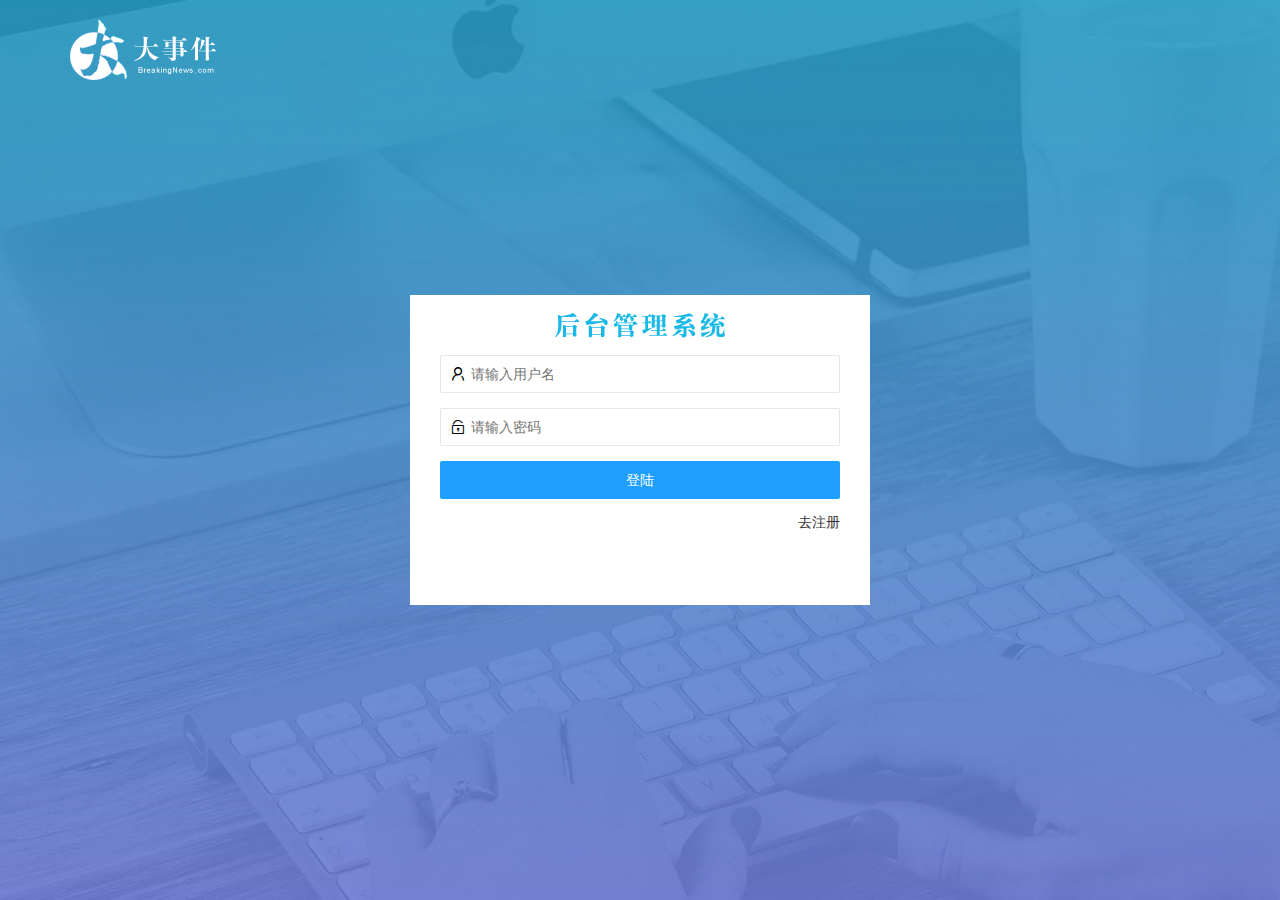
<file: login.htm>
<!DOCTYPE html>
<html lang="en">

<head>
    <meta charset="UTF-8">
    <meta name="viewport" content="width=device-width, initial-scale=1.0">
    <title>大事件-登录/注册</title>
    <link rel="stylesheet" href="assets/lib/layui/css/layui.css">
    <link rel="stylesheet" href="assets/css/login.css">

</head>

<body>
    <div class="layui-main">
        <!-- // logo -->
        <img src="/assets/images/logo.png" title="logo" />
    </div>
    <div class="loginAndRegBox">
        <div class="title-box">
        </div>
        <!-- // 第一个表单 -->
        <form action="" class="layui-form form-login" id="form_login">
            <div class=" login-box">
                <div class="layui-form-item">
                    <i class="layui-icon layui-icon-username"></i>
                    <input type="text" name="username" id='username' required lay-verify="required" placeholder="请输入用户名" autocomplete="off" class="layui-input" />
                </div>
            </div>
            <div class="reg-box">
                <div class="layui-form-item">
                    <i class="layui-icon layui-icon-password"></i>
                    <input type="password" name="password" id='password' required lay-verify="required|pwd" placeholder="请输入密码" autocomplete="off" class="layui-input">
                </div>
            </div>
            <div class="login">
                <div class="layui-form-item">
                    <!-- 通栏，占一行  layui-btn-fluid  -->
                    <!-- 默认样式颜色  layui-btn-normal -->
                    <button class="layui-btn layui-btn-fluid layui-btn-normal" lay-submit lay-filter="formDemo" autocomplete="off">登陆</button>
                </div>

            </div>
            <div class="layui-form-item links">
                <a href="javascript:;" id="link-reg">去注册</a>
            </div>
        </form>
        <!-- // 第二个表单 -->
        <form action="" class="layui-form form-reg" id="form_reg">
            <div class="login-box">
                <div class="layui-form-item">
                    <i class="layui-icon layui-icon-username"></i>
                    <input type="text" name="username" id='username' required lay-verify="required" placeholder="请输入用户名" autocomplete="off" class="layui-input" />
                </div>
            </div>
            <div class="regs-box">
                <div class="layui-form-item">
                    <i class="layui-icon layui-icon-password"></i>
                    <input type="password" name="password" id='password' required lay-verify="required|pwd" placeholder="请输入密码" autocomplete="off" class="layui-input">
                </div>
            </div>
            <!-- 确认密码 -->
            <div class="rereg-box">
                <div class="layui-form-item">
                    <i class="layui-icon layui-icon-password"></i>
                    <input type="password" name="repassword" id='repassword' required lay-verify="required|pwd|repwd" placeholder="请确认密码" autocomplete="off" class="layui-input">
                </div>
            </div>
            <div class="login">
                <div class="layui-form-item">
                    <!-- 通栏，占一行  layui-btn-fluid  -->
                    <!-- 默认样式颜色  layui-btn-normal -->
                    <button class="layui-btn layui-btn-fluid layui-btn-normal" lay-submit lay-filter="formDemo" autocomplete="off">注册</button>
                </div>

            </div>
            <div class="layui-form-item links">
                <a href="javascript:;" id="link-login">去登陆</a>
            </div>
        </form>
        <script src="assets/lib/jquery.js"></script>
        <script src="assets/lib/layui/layui.all.js"></script>
        <script src="assets/js/baseAPI.js"></script>
        <script src="assets/js/login.js"></script>
</body>

</html>
</file>
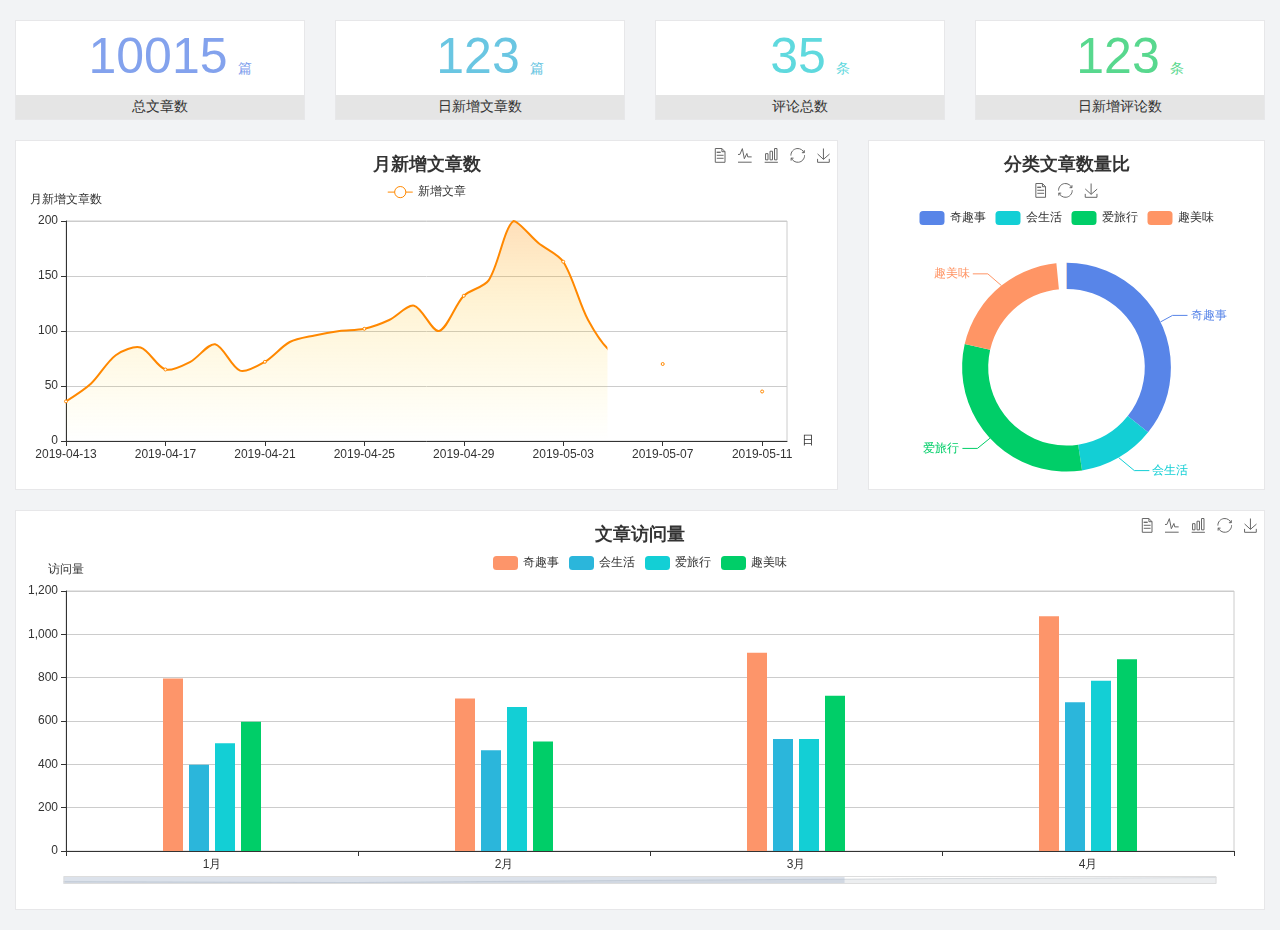
<file: home/dashboard.html>
<!DOCTYPE html>
<html lang="en">

<head>
  <meta charset="UTF-8">
  <meta name="viewport" content="width=device-width, initial-scale=1.0">
  <meta http-equiv="X-UA-Compatible" content="ie=edge">
  <title>图表统计</title>
  <link rel="stylesheet" href="../../assets/lib/bootstrap.css" />
  <link rel="stylesheet" href="../../assets/lib/main.css" />
  <script src="../../assets/lib/jquery.js"></script>
  <script type="text/javascript" src="../../assets/lib/echarts.min.js"></script>
</head>

<body>
  <div class="container-fluid">
    <div class="row spannel_list">
      <div class="col-sm-3 col-xs-6">
        <div class="spannel">
          <em>10015</em><span>篇</span>
          <b>总文章数</b>
        </div>
      </div>
      <div class="col-sm-3 col-xs-6">
        <div class="spannel scolor01">
          <em>123</em><span>篇</span>
          <b>日新增文章数</b>
        </div>
      </div>
      <div class="col-sm-3 col-xs-6">
        <div class="spannel scolor02">
          <em>35</em><span>条</span>
          <b>评论总数</b>
        </div>
      </div>
      <div class="col-sm-3 col-xs-6">
        <div class="spannel scolor03">
          <em>123</em><span>条</span>
          <b>日新增评论数</b>
        </div>
      </div>
    </div>
  </div>

  <div class="container-fluid">
    <div class="row curve-pie">
      <div class="col-lg-8 col-md-8">
        <div class="gragh_pannel" id="curve_show"></div>
      </div>
      <div class="col-lg-4 col-md-4">
        <div class="gragh_pannel" id="pie_show"></div>
      </div>
    </div>
  </div>

  <div class="container-fluid">
    <div class="column_pannel" id="column_show"></div>
  </div>

  <script>
    var oChart = echarts.init(document.getElementById('curve_show'));
    var aList_all = [
      { 'count': 36, 'date': '2019-04-13' },
      { 'count': 52, 'date': '2019-04-14' },
      { 'count': 78, 'date': '2019-04-15' },
      { 'count': 85, 'date': '2019-04-16' },
      { 'count': 65, 'date': '2019-04-17' },
      { 'count': 72, 'date': '2019-04-18' },
      { 'count': 88, 'date': '2019-04-19' },
      { 'count': 64, 'date': '2019-04-20' },
      { 'count': 72, 'date': '2019-04-21' },
      { 'count': 90, 'date': '2019-04-22' },
      { 'count': 96, 'date': '2019-04-23' },
      { 'count': 100, 'date': '2019-04-24' },
      { 'count': 102, 'date': '2019-04-25' },
      { 'count': 110, 'date': '2019-04-26' },
      { 'count': 123, 'date': '2019-04-27' },
      { 'count': 100, 'date': '2019-04-28' },
      { 'count': 132, 'date': '2019-04-29' },
      { 'count': 146, 'date': '2019-04-30' },
      { 'count': 200, 'date': '2019-05-01' },
      { 'count': 180, 'date': '2019-05-02' },
      { 'count': 163, 'date': '2019-05-03' },
      { 'count': 110, 'date': '2019-05-04' },
      { 'count': 80, 'date': '2019-05-05' },
      { 'count': 82, 'date': '2019-05-06' },
      { 'count': 70, 'date': '2019-05-07' },
      { 'count': 65, 'date': '2019-05-08' },
      { 'count': 54, 'date': '2019-05-09' },
      { 'count': 40, 'date': '2019-05-10' },
      { 'count': 45, 'date': '2019-05-11' },
      { 'count': 38, 'date': '2019-05-12' },
    ];

    let aCount = [];
    let aDate = [];

    for (var i = 0; i < aList_all.length; i++) {
      aCount.push(aList_all[i].count);
      aDate.push(aList_all[i].date);
    }

    var chartopt = {
      title: {
        text: '月新增文章数',
        left: 'center',
        top: '10'
      },
      tooltip: {
        trigger: 'axis'
      },
      legend: {
        data: ['新增文章'],
        top: '40'
      },
      toolbox: {
        show: true,
        feature: {
          mark: { show: true },
          dataView: { show: true, readOnly: false },
          magicType: { show: true, type: ['line', 'bar'] },
          restore: { show: true },
          saveAsImage: { show: true }
        }
      },
      calculable: true,
      xAxis: [
        {
          name: '日',
          type: 'category',
          boundaryGap: false,
          data: aDate
        }
      ],
      yAxis: [
        {
          name: '月新增文章数',
          type: 'value'
        }
      ],
      series: [
        {
          name: '新增文章',
          type: 'line',
          smooth: true,
          itemStyle: { normal: { areaStyle: { type: 'default' }, color: '#f80' }, lineStyle: { color: '#f80' } },
          data: aCount
        }],
      areaStyle: {
        normal: {
          color: new echarts.graphic.LinearGradient(0, 0, 0, 1, [{
            offset: 0,
            color: 'rgba(255,136,0,0.39)'
          }, {
            offset: .34,
            color: 'rgba(255,180,0,0.25)'
          }, {
            offset: 1,
            color: 'rgba(255,222,0,0.00)'
          }])

        }
      },
      grid: {
        show: true,
        x: 50,
        x2: 50,
        y: 80,
        height: 220
      }
    };

    oChart.setOption(chartopt);


    var oPie = echarts.init(document.getElementById('pie_show'));
    var oPieopt =
    {
      title: {
        top: 10,
        text: '分类文章数量比',
        x: 'center'
      },
      tooltip: {
        trigger: 'item',
        formatter: "{a} <br/>{b} : {c} ({d}%)"
      },
      color: ['#5885e8', '#13cfd5', '#00ce68', '#ff9565'],
      legend: {
        x: 'center',
        top: 65,
        data: ['奇趣事', '会生活', '爱旅行', '趣美味']
      },
      toolbox: {
        show: true,
        x: 'center',
        top: 35,
        feature: {
          mark: { show: true },
          dataView: { show: true, readOnly: false },
          magicType: {
            show: true,
            type: ['pie', 'funnel'],
            option: {
              funnel: {
                x: '25%',
                width: '50%',
                funnelAlign: 'left',
                max: 1548
              }
            }
          },
          restore: { show: true },
          saveAsImage: { show: true }
        }
      },
      calculable: true,
      series: [
        {
          name: '访问来源',
          type: 'pie',
          radius: ['45%', '60%'],
          center: ['50%', '65%'],
          data: [
            { value: 300, name: '奇趣事' },
            { value: 100, name: '会生活' },
            { value: 260, name: '爱旅行' },
            { value: 180, name: '趣美味' }
          ]
        }
      ]
    };
    oPie.setOption(oPieopt);



    var oColumn = this.echarts.init(document.getElementById('column_show'));
    var oColumnopt =
    {
      title: {
        text: '文章访问量',
        left: 'center',
        top: '10'
      },
      tooltip: {
        trigger: 'axis'
      },
      legend: {
        data: ['奇趣事', '会生活', '爱旅行', '趣美味'],
        top: '40'
      },
      toolbox: {
        show: true,
        feature: {
          mark: { show: true },
          dataView: { show: true, readOnly: false },
          magicType: { show: true, type: ['line', 'bar'] },
          restore: { show: true },
          saveAsImage: { show: true }
        }
      },
      calculable: true,
      xAxis: [
        {
          type: 'category',
          data: ['1月', '2月', '3月', '4月', '5月']
        }
      ],
      yAxis: [
        {
          name: '访问量',
          type: 'value'
        }
      ],
      series: [
        {
          name: '奇趣事',
          type: 'bar',
          barWidth: 20,
          itemStyle: {
            normal: { areaStyle: { type: 'default' }, color: '#fd956a' }
          },
          data: [800, 708, 920, 1090, 1200]
        },
        {
          name: '会生活',
          type: 'bar',
          barWidth: 20,
          itemStyle: {
            normal: { areaStyle: { type: 'default' }, color: '#2bb6db' }
          },
          data: [400, 468, 520, 690, 800]
        },
        {
          name: '爱旅行',
          type: 'bar',
          barWidth: 20,
          itemStyle: {
            normal: { areaStyle: { type: 'default' }, color: '#13cfd5' }
          },
          data: [500, 668, 520, 790, 900]
        },
        {
          name: '趣美味',
          type: 'bar',
          barWidth: 20,
          itemStyle: {
            normal: { areaStyle: { type: 'default' }, color: '#00ce68' }
          },
          data: [600, 508, 720, 890, 1000]
        }
      ],
      grid: {
        show: true,
        x: 50,
        x2: 30,
        y: 80,
        height: 260
      },
      dataZoom: [//给x轴设置滚动条
        {
          start: 0,//默认为0
          end: 100 - 1000 / 31,//默认为100
          type: 'slider',
          show: true,
          xAxisIndex: [0],
          handleSize: 0,//滑动条的 左右2个滑动条的大小
          height: 8,//组件高度
          left: 45, //左边的距离
          right: 50,//右边的距离
          bottom: 26,//右边的距离
          handleColor: '#ddd',//h滑动图标的颜色
          handleStyle: {
            borderColor: "#cacaca",
            borderWidth: "1",
            shadowBlur: 2,
            background: "#ddd",
            shadowColor: "#ddd",
          }
        }]
    };
    oColumn.setOption(oColumnopt);
  </script>
</body>

</html>
</file>
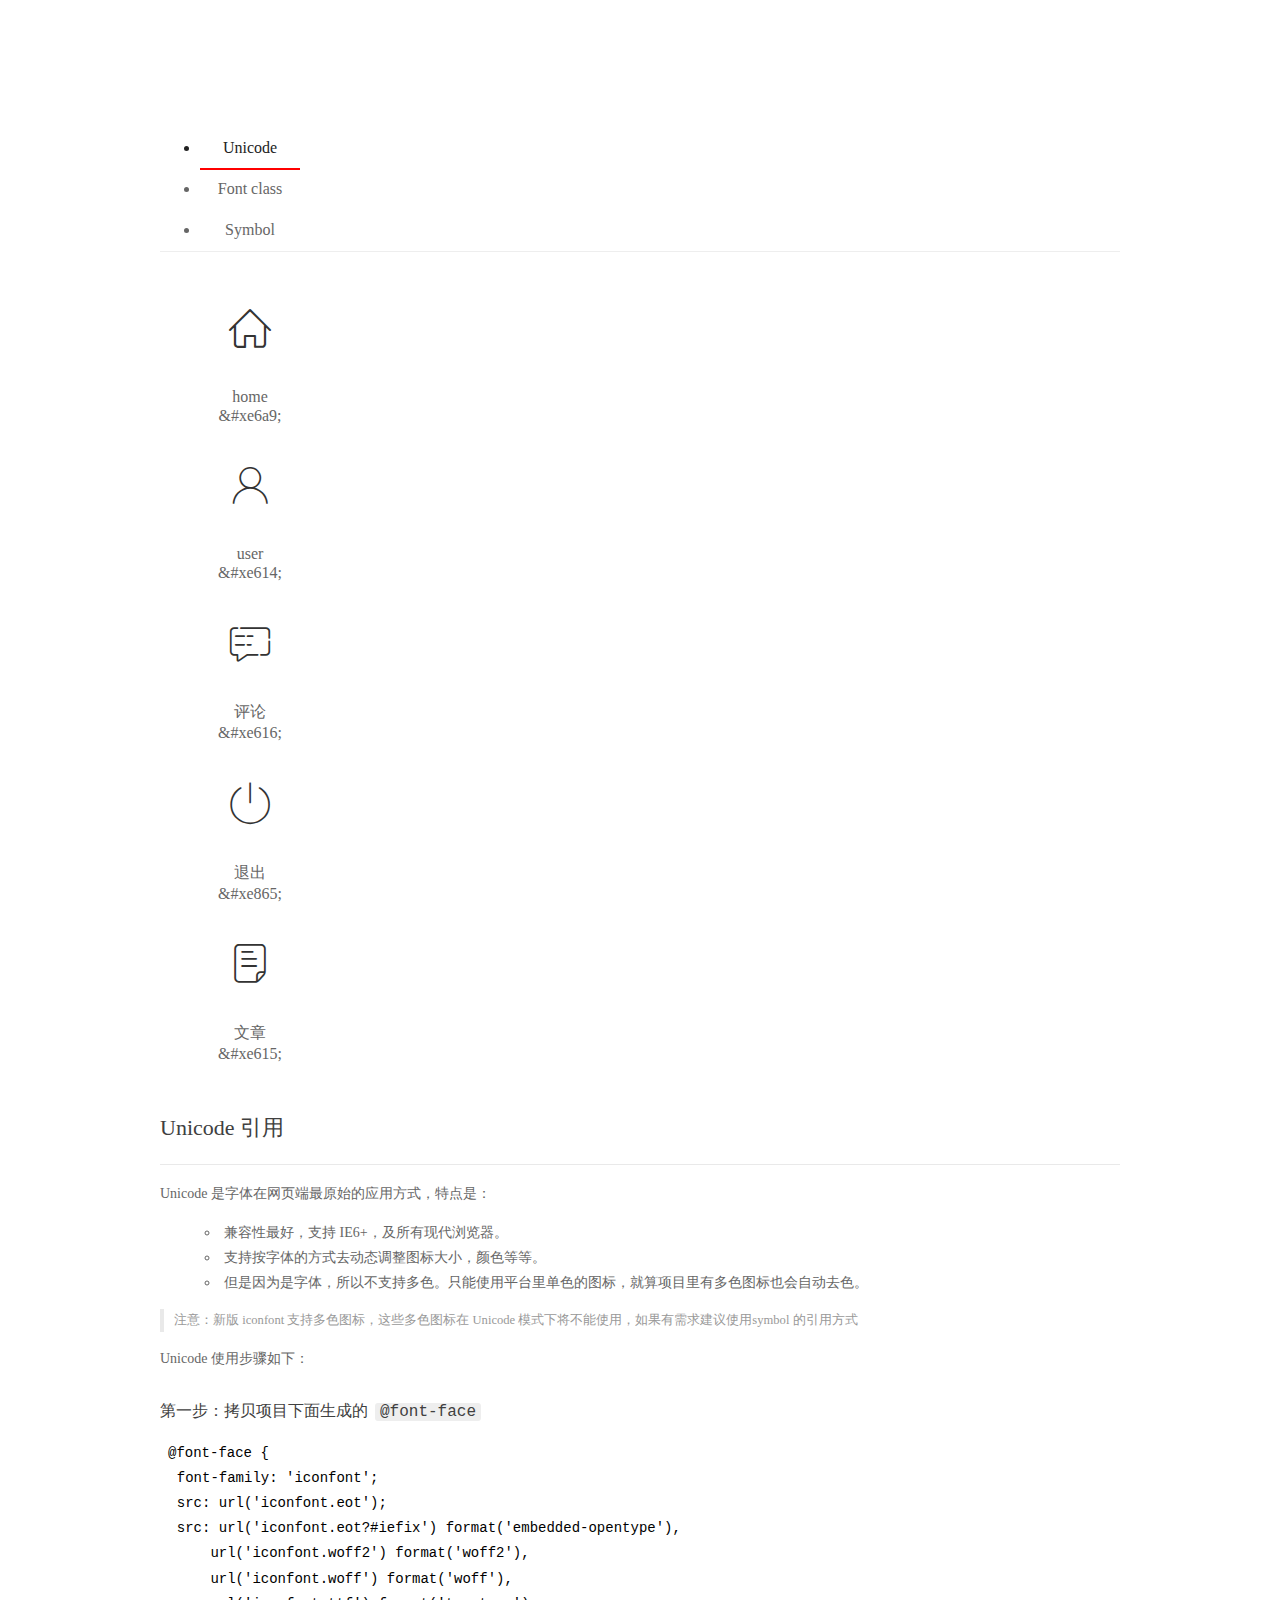
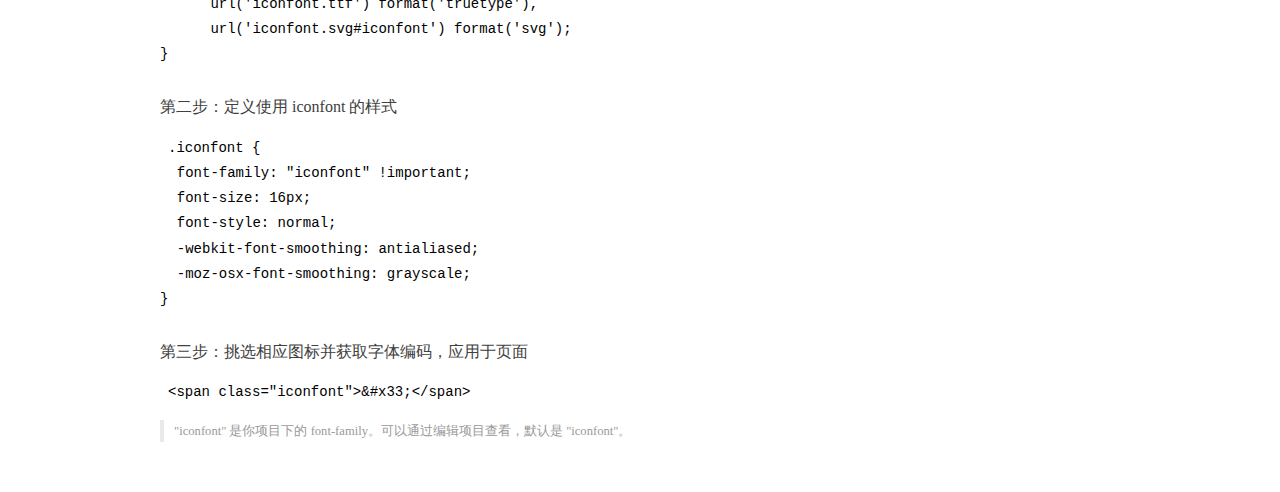
<file: assets/fonts/demo_index.html>
<!DOCTYPE html>
<html>
<head>
  <meta charset="utf-8"/>
  <title>IconFont Demo</title>
  <link rel="shortcut icon" href="https://gtms04.alicdn.com/tps/i4/TB1_oz6GVXXXXaFXpXXJDFnIXXX-64-64.ico" type="image/x-icon"/>
  <link rel="stylesheet" href="https://g.alicdn.com/thx/cube/1.3.2/cube.min.css">
  <link rel="stylesheet" href="demo.css">
  <link rel="stylesheet" href="iconfont.css">
  <script src="iconfont.js"></script>
  <!-- jQuery -->
  <script src="https://a1.alicdn.com/oss/uploads/2018/12/26/7bfddb60-08e8-11e9-9b04-53e73bb6408b.js"></script>
  <!-- 代码高亮 -->
  <script src="https://a1.alicdn.com/oss/uploads/2018/12/26/a3f714d0-08e6-11e9-8a15-ebf944d7534c.js"></script>
</head>
<body>
  <div class="main">
    <h1 class="logo"><a href="https://www.iconfont.cn/" title="iconfont 首页" target="_blank">&#xe86b;</a></h1>
    <div class="nav-tabs">
      <ul id="tabs" class="dib-box">
        <li class="dib active"><span>Unicode</span></li>
        <li class="dib"><span>Font class</span></li>
        <li class="dib"><span>Symbol</span></li>
      </ul>
      
    </div>
    <div class="tab-container">
      <div class="content unicode" style="display: block;">
          <ul class="icon_lists dib-box">
          
            <li class="dib">
              <span class="icon iconfont">&#xe6a9;</span>
                <div class="name">home</div>
                <div class="code-name">&amp;#xe6a9;</div>
              </li>
          
            <li class="dib">
              <span class="icon iconfont">&#xe614;</span>
                <div class="name">user</div>
                <div class="code-name">&amp;#xe614;</div>
              </li>
          
            <li class="dib">
              <span class="icon iconfont">&#xe616;</span>
                <div class="name">评论</div>
                <div class="code-name">&amp;#xe616;</div>
              </li>
          
            <li class="dib">
              <span class="icon iconfont">&#xe865;</span>
                <div class="name">退出</div>
                <div class="code-name">&amp;#xe865;</div>
              </li>
          
            <li class="dib">
              <span class="icon iconfont">&#xe615;</span>
                <div class="name">文章</div>
                <div class="code-name">&amp;#xe615;</div>
              </li>
          
          </ul>
          <div class="article markdown">
          <h2 id="unicode-">Unicode 引用</h2>
          <hr>

          <p>Unicode 是字体在网页端最原始的应用方式，特点是：</p>
          <ul>
            <li>兼容性最好，支持 IE6+，及所有现代浏览器。</li>
            <li>支持按字体的方式去动态调整图标大小，颜色等等。</li>
            <li>但是因为是字体，所以不支持多色。只能使用平台里单色的图标，就算项目里有多色图标也会自动去色。</li>
          </ul>
          <blockquote>
            <p>注意：新版 iconfont 支持多色图标，这些多色图标在 Unicode 模式下将不能使用，如果有需求建议使用symbol 的引用方式</p>
          </blockquote>
          <p>Unicode 使用步骤如下：</p>
          <h3 id="-font-face">第一步：拷贝项目下面生成的 <code>@font-face</code></h3>
<pre><code class="language-css"
>@font-face {
  font-family: 'iconfont';
  src: url('iconfont.eot');
  src: url('iconfont.eot?#iefix') format('embedded-opentype'),
      url('iconfont.woff2') format('woff2'),
      url('iconfont.woff') format('woff'),
      url('iconfont.ttf') format('truetype'),
      url('iconfont.svg#iconfont') format('svg');
}
</code></pre>
          <h3 id="-iconfont-">第二步：定义使用 iconfont 的样式</h3>
<pre><code class="language-css"
>.iconfont {
  font-family: "iconfont" !important;
  font-size: 16px;
  font-style: normal;
  -webkit-font-smoothing: antialiased;
  -moz-osx-font-smoothing: grayscale;
}
</code></pre>
          <h3 id="-">第三步：挑选相应图标并获取字体编码，应用于页面</h3>
<pre>
<code class="language-html"
>&lt;span class="iconfont"&gt;&amp;#x33;&lt;/span&gt;
</code></pre>
          <blockquote>
            <p>"iconfont" 是你项目下的 font-family。可以通过编辑项目查看，默认是 "iconfont"。</p>
          </blockquote>
          </div>
      </div>
      <div class="content font-class">
        <ul class="icon_lists dib-box">
          
          <li class="dib">
            <span class="icon iconfont icon-home"></span>
            <div class="name">
              home
            </div>
            <div class="code-name">.icon-home
            </div>
          </li>
          
          <li class="dib">
            <span class="icon iconfont icon-user"></span>
            <div class="name">
              user
            </div>
            <div class="code-name">.icon-user
            </div>
          </li>
          
          <li class="dib">
            <span class="icon iconfont icon-pinglun"></span>
            <div class="name">
              评论
            </div>
            <div class="code-name">.icon-pinglun
            </div>
          </li>
          
          <li class="dib">
            <span class="icon iconfont icon-tuichu"></span>
            <div class="name">
              退出
            </div>
            <div class="code-name">.icon-tuichu
            </div>
          </li>
          
          <li class="dib">
            <span class="icon iconfont icon-16"></span>
            <div class="name">
              文章
            </div>
            <div class="code-name">.icon-16
            </div>
          </li>
          
        </ul>
        <div class="article markdown">
        <h2 id="font-class-">font-class 引用</h2>
        <hr>

        <p>font-class 是 Unicode 使用方式的一种变种，主要是解决 Unicode 书写不直观，语意不明确的问题。</p>
        <p>与 Unicode 使用方式相比，具有如下特点：</p>
        <ul>
          <li>兼容性良好，支持 IE8+，及所有现代浏览器。</li>
          <li>相比于 Unicode 语意明确，书写更直观。可以很容易分辨这个 icon 是什么。</li>
          <li>因为使用 class 来定义图标，所以当要替换图标时，只需要修改 class 里面的 Unicode 引用。</li>
          <li>不过因为本质上还是使用的字体，所以多色图标还是不支持的。</li>
        </ul>
        <p>使用步骤如下：</p>
        <h3 id="-fontclass-">第一步：引入项目下面生成的 fontclass 代码：</h3>
<pre><code class="language-html">&lt;link rel="stylesheet" href="./iconfont.css"&gt;
</code></pre>
        <h3 id="-">第二步：挑选相应图标并获取类名，应用于页面：</h3>
<pre><code class="language-html">&lt;span class="iconfont icon-xxx"&gt;&lt;/span&gt;
</code></pre>
        <blockquote>
          <p>"
            iconfont" 是你项目下的 font-family。可以通过编辑项目查看，默认是 "iconfont"。</p>
        </blockquote>
      </div>
      </div>
      <div class="content symbol">
          <ul class="icon_lists dib-box">
          
            <li class="dib">
                <svg class="icon svg-icon" aria-hidden="true">
                  <use xlink:href="#icon-home"></use>
                </svg>
                <div class="name">home</div>
                <div class="code-name">#icon-home</div>
            </li>
          
            <li class="dib">
                <svg class="icon svg-icon" aria-hidden="true">
                  <use xlink:href="#icon-user"></use>
                </svg>
                <div class="name">user</div>
                <div class="code-name">#icon-user</div>
            </li>
          
            <li class="dib">
                <svg class="icon svg-icon" aria-hidden="true">
                  <use xlink:href="#icon-pinglun"></use>
                </svg>
                <div class="name">评论</div>
                <div class="code-name">#icon-pinglun</div>
            </li>
          
            <li class="dib">
                <svg class="icon svg-icon" aria-hidden="true">
                  <use xlink:href="#icon-tuichu"></use>
                </svg>
                <div class="name">退出</div>
                <div class="code-name">#icon-tuichu</div>
            </li>
          
            <li class="dib">
                <svg class="icon svg-icon" aria-hidden="true">
                  <use xlink:href="#icon-16"></use>
                </svg>
                <div class="name">文章</div>
                <div class="code-name">#icon-16</div>
            </li>
          
          </ul>
          <div class="article markdown">
          <h2 id="symbol-">Symbol 引用</h2>
          <hr>

          <p>这是一种全新的使用方式，应该说这才是未来的主流，也是平台目前推荐的用法。相关介绍可以参考这篇<a href="">文章</a>
            这种用法其实是做了一个 SVG 的集合，与另外两种相比具有如下特点：</p>
          <ul>
            <li>支持多色图标了，不再受单色限制。</li>
            <li>通过一些技巧，支持像字体那样，通过 <code>font-size</code>, <code>color</code> 来调整样式。</li>
            <li>兼容性较差，支持 IE9+，及现代浏览器。</li>
            <li>浏览器渲染 SVG 的性能一般，还不如 png。</li>
          </ul>
          <p>使用步骤如下：</p>
          <h3 id="-symbol-">第一步：引入项目下面生成的 symbol 代码：</h3>
<pre><code class="language-html">&lt;script src="./iconfont.js"&gt;&lt;/script&gt;
</code></pre>
          <h3 id="-css-">第二步：加入通用 CSS 代码（引入一次就行）：</h3>
<pre><code class="language-html">&lt;style&gt;
.icon {
  width: 1em;
  height: 1em;
  vertical-align: -0.15em;
  fill: currentColor;
  overflow: hidden;
}
&lt;/style&gt;
</code></pre>
          <h3 id="-">第三步：挑选相应图标并获取类名，应用于页面：</h3>
<pre><code class="language-html">&lt;svg class="icon" aria-hidden="true"&gt;
  &lt;use xlink:href="#icon-xxx"&gt;&lt;/use&gt;
&lt;/svg&gt;
</code></pre>
          </div>
      </div>

    </div>
  </div>
  <script>
  $(document).ready(function () {
      $('.tab-container .content:first').show()

      $('#tabs li').click(function (e) {
        var tabContent = $('.tab-container .content')
        var index = $(this).index()

        if ($(this).hasClass('active')) {
          return
        } else {
          $('#tabs li').removeClass('active')
          $(this).addClass('active')

          tabContent.hide().eq(index).fadeIn()
        }
      })
    })
  </script>
</body>
</html>
</file>
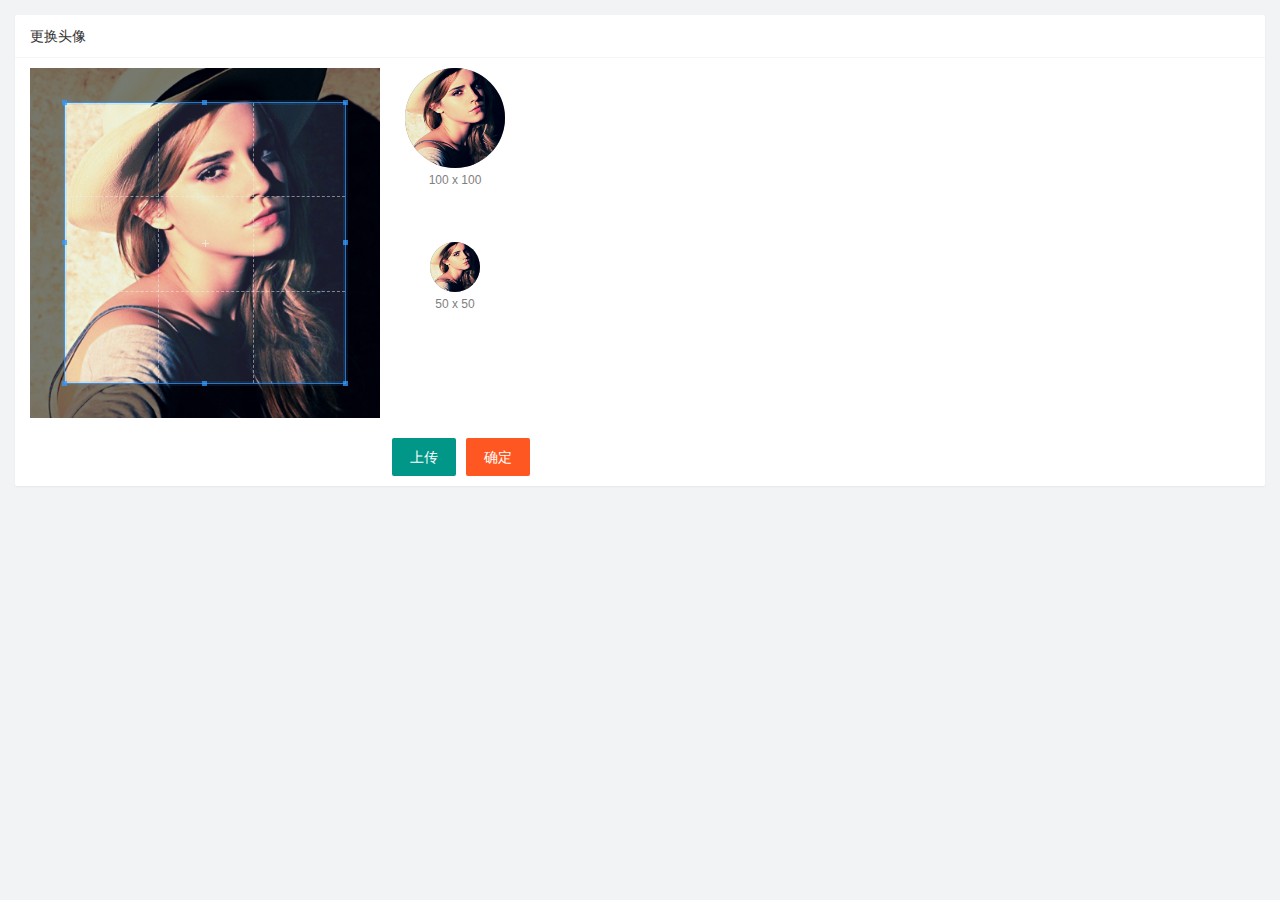
<file: assets/user/user_avatar.htm>
<!DOCTYPE html>
<html lang="en">

<head>
    <meta charset="UTF-8" />
    <meta name="viewport" content="width=device-width, initial-scale=1.0" />
    <title>Document</title>
    <link rel="stylesheet" href="/assets/lib/layui/css/layui.css" />
    <link rel="stylesheet" href="/assets/css/user_avatar.css" />
    <link rel="stylesheet" href="/assets/lib/cropper/cropper.css">
</head>

<body>
    <!-- 卡片区域 -->
    <div class="layui-card">
        <div class="layui-card-header">更换头像</div>
        <div class="layui-card-body">
            <!-- 第一行的图片裁剪和预览区域 -->
            <div class="row1">
                <!-- 图片裁剪区域 -->
                <div class="cropper-box">
                    <!-- 这个 img 标签很重要，将来会把它初始化为裁剪区域 -->
                    <img id="image" src="/assets/images/sample.jpg" />
                </div>
                <!-- 图片的预览区域 -->
                <div class="preview-box">
                    <div>
                        <!-- 宽高为 100px 的预览区域 -->
                        <div class="img-preview w100"></div>
                        <p class="size">100 x 100</p>
                    </div>
                    <div>
                        <!-- 宽高为 50px 的预览区域 -->
                        <div class="img-preview w50"></div>
                        <p class="size">50 x 50</p>
                    </div>
                </div>
            </div>

            <!-- 第二行的按钮区域 -->
            <div class="row2">
                <!-- 通过 accept 属性，可以指定，允许用户选择什么类型的文件 -->
                <input type="file" id="file" accept="image/png,image/jpeg" />
                <button type="button" class="layui-btn" id="btnChooseImage">上传</button>
                <button type="button" class="layui-btn layui-btn-danger" id="btnUpload">确定</button>
            </div>
        </div>
    </div>

    <script src="/assets/lib/layui/layui.all.js"></script>
    <script src="/assets/lib/jquery.js"></script>
    <script src="/assets/lib/cropper/Cropper.js"></script>
    <script src="/assets/lib/cropper/jquery-cropper.js"></script>
    <script src="/assets/js/baseAPI.js"></script>
    <script src="/assets/js/user_avatar.js"></script>
</body>

</html>
</file>
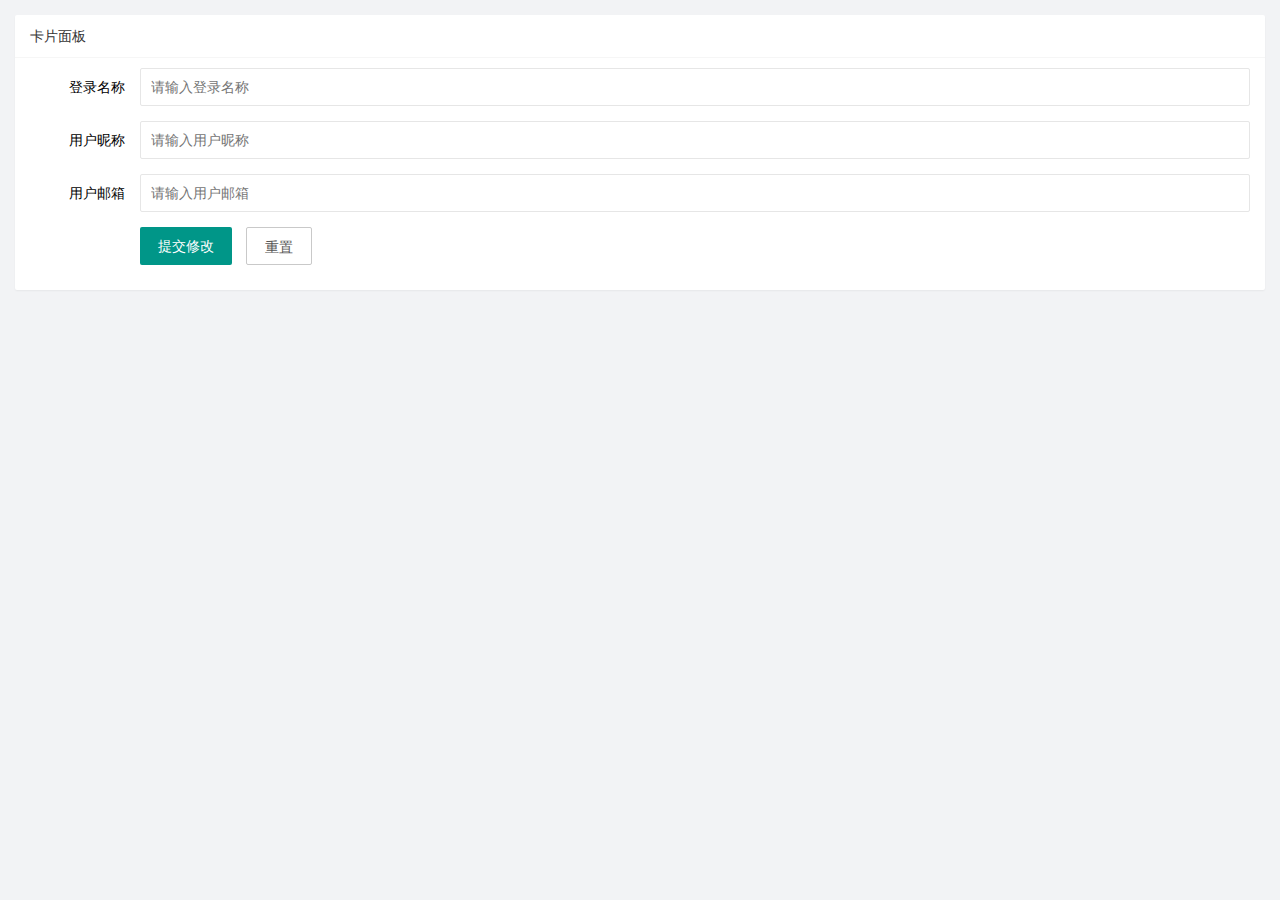
<file: assets/user/user_info.htm>
<!DOCTYPE html>
<html lang="en">

<head>
    <meta charset="UTF-8">
    <meta name="viewport" content="width=device-width, initial-scale=1.0">
    <title>个人中心</title>
    <link rel="stylesheet" href="/assets/lib/layui/css/layui.css">
    <link rel="stylesheet" href="../css/user_info.css">
</head>

<body>
    <div class="layui-card">
        <div class="layui-card-header">卡片面板</div>
        <div class="layui-card-body">
            <!-- form 表单区域 -->
            <form class="layui-form" lay-filter='formUserInfo'>
                <!-- 这是隐藏域 -->
                <input type="hidden" name="id" value="" />
                <div class="layui-form-item">
                    <label class="layui-form-label">登录名称</label>
                    <div class="layui-input-block">
                        <input type="text" name="username" required lay-verify="required" placeholder="请输入登录名称" autocomplete="off" class="layui-input" />
                    </div>
                </div>
                <div class="layui-form-item">
                    <label class="layui-form-label">用户昵称</label>
                    <div class="layui-input-block">
                        <input type="text" name="nickname" required lay-verify="required|nickname" placeholder="请输入用户昵称" autocomplete="off" class="layui-input" />
                    </div>
                </div>
                <div class="layui-form-item">
                    <label class="layui-form-label">用户邮箱</label>
                    <div class="layui-input-block">
                        <input type="text" name="email" required lay-verify="required|email" placeholder="请输入用户邮箱" autocomplete="off" class="layui-input" />
                    </div>
                </div>
                <div class="layui-form-item">
                    <div class="layui-input-block">
                        <button class="layui-btn" lay-submit lay-filter="formDemo">提交修改</button>
                        <button type="reset" class="layui-btn layui-btn-primary" id="btnReset">重置</button>
                    </div>
                </div>
            </form>
        </div>
    </div>
    <script src="/assets/lib/jquery.js"></script>
    <script src="/assets/lib/layui/layui.all.js"></script>

    <script src="/assets/js/baseAPI.js"></script>
    <script src="/assets/js/user_info.js"></script>

    <!-- <script src="/assets/js/index.js"></script> -->
</body>

</html>
</file>
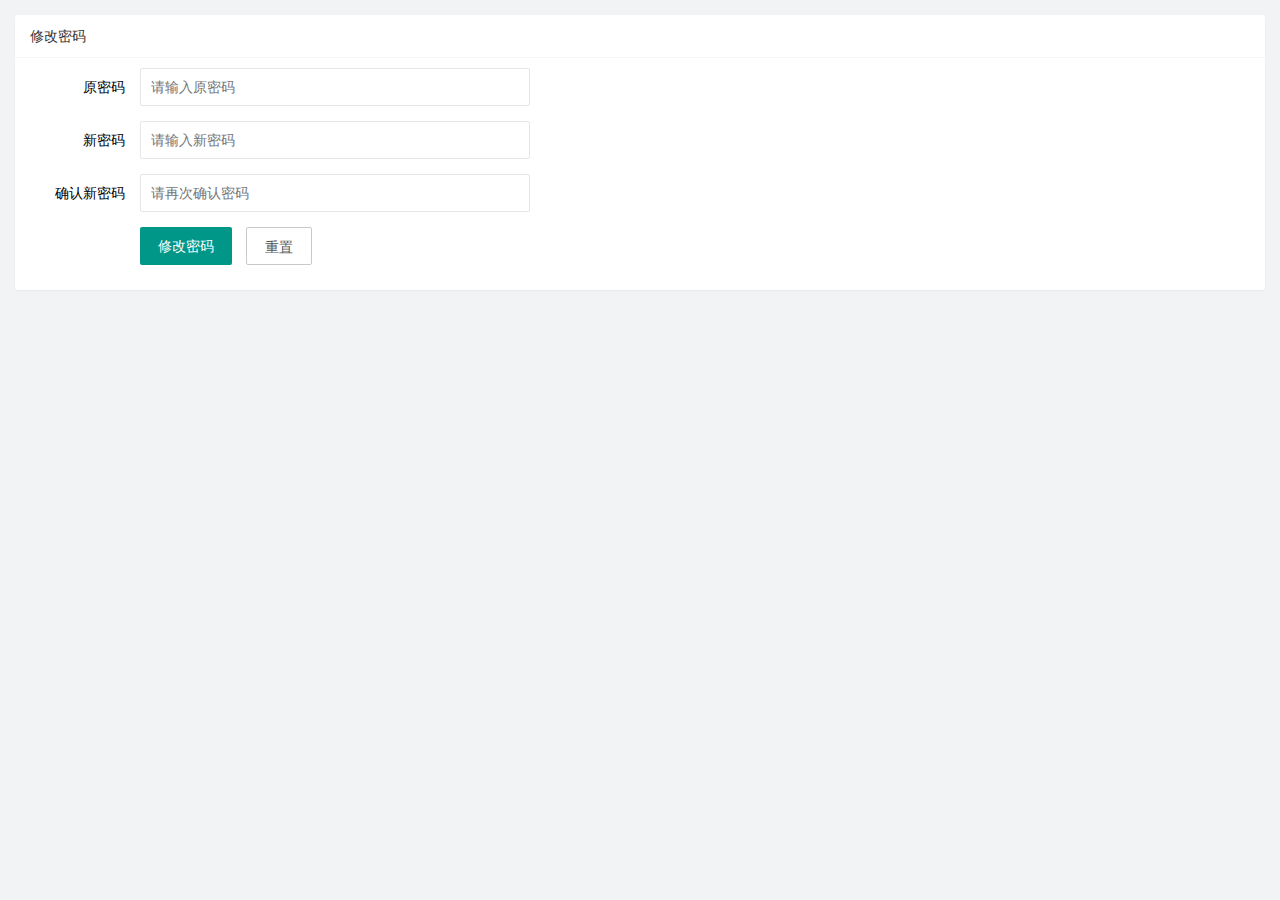
<file: assets/user/user_pwd.htm>
<!DOCTYPE html>
<html lang="en">

<head>
    <meta charset="UTF-8" />
    <meta name="viewport" content="width=device-width, initial-scale=1.0" />
    <title>Document</title>
    <link rel="stylesheet" href="/assets/lib/layui/css/layui.css" />
    <link rel="stylesheet" href="/assets/css/user_pwd.css" />
</head>

<body>
    <!-- 卡片区域 -->
    <div class="layui-card">
        <div class="layui-card-header">修改密码</div>
        <div class="layui-card-body">
            <form class="layui-form">
                <div class="layui-form-item">
                    <label class="layui-form-label">原密码</label>
                    <div class="layui-input-block">
                        <input type="password" name="oldPwd" required lay-verify="required|pwd" placeholder="请输入原密码" autocomplete="off" class="layui-input" />
                    </div>
                </div>
                <div class="layui-form-item">
                    <label class="layui-form-label">新密码</label>
                    <div class="layui-input-block">
                        <input type="password" name="newPwd" required lay-verify="required|pwd|samePwd" placeholder="请输入新密码" autocomplete="off" class="layui-input" />
                    </div>
                </div>
                <div class="layui-form-item">
                    <label class="layui-form-label">确认新密码</label>
                    <div class="layui-input-block">
                        <input type="password" name="rePwd" required lay-verify="required|pwd|rePwd" placeholder="请再次确认密码" autocomplete="off" class="layui-input" />
                    </div>
                </div>
                <div class="layui-form-item">
                    <div class="layui-input-block">
                        <button class="layui-btn" lay-submit lay-filter="formDemo">修改密码</button>
                        <button type="reset" class="layui-btn layui-btn-primary">重置</button>
                    </div>
                </div>
            </form>
        </div>
    </div>
    <script src="/assets/lib/jquery.js"></script>
    <script src="/assets/lib/layui/layui.all.js"></script>
    <script src="/assets/js/baseAPI.js"></script>
    <script src="/assets/js/user_pwd.js"></script>
</body>

</html>
</file>
<file: assets/lib/layui/css/layui.css>
/** layui-v2.5.5 MIT License By https://www.layui.com */
 .layui-inline,img{display:inline-block;vertical-align:middle}h1,h2,h3,h4,h5,h6{font-weight:400}.layui-edge,.layui-header,.layui-inline,.layui-main{position:relative}.layui-body,.layui-edge,.layui-elip{overflow:hidden}.layui-btn,.layui-edge,.layui-inline,img{vertical-align:middle}.layui-btn,.layui-disabled,.layui-icon,.layui-unselect{-moz-user-select:none;-webkit-user-select:none;-ms-user-select:none}.layui-elip,.layui-form-checkbox span,.layui-form-pane .layui-form-label{text-overflow:ellipsis;white-space:nowrap}.layui-breadcrumb,.layui-tree-btnGroup{visibility:hidden}blockquote,body,button,dd,div,dl,dt,form,h1,h2,h3,h4,h5,h6,input,li,ol,p,pre,td,textarea,th,ul{margin:0;padding:0;-webkit-tap-highlight-color:rgba(0,0,0,0)}a:active,a:hover{outline:0}img{border:none}li{list-style:none}table{border-collapse:collapse;border-spacing:0}h4,h5,h6{font-size:100%}button,input,optgroup,option,select,textarea{font-family:inherit;font-size:inherit;font-style:inherit;font-weight:inherit;outline:0}pre{white-space:pre-wrap;white-space:-moz-pre-wrap;white-space:-pre-wrap;white-space:-o-pre-wrap;word-wrap:break-word}body{line-height:24px;font:14px Helvetica Neue,Helvetica,PingFang SC,Tahoma,Arial,sans-serif}hr{height:1px;margin:10px 0;border:0;clear:both}a{color:#333;text-decoration:none}a:hover{color:#777}a cite{font-style:normal;*cursor:pointer}.layui-border-box,.layui-border-box *{box-sizing:border-box}.layui-box,.layui-box *{box-sizing:content-box}.layui-clear{clear:both;*zoom:1}.layui-clear:after{content:'\20';clear:both;*zoom:1;display:block;height:0}.layui-inline{*display:inline;*zoom:1}.layui-edge{display:inline-block;width:0;height:0;border-width:6px;border-style:dashed;border-color:transparent}.layui-edge-top{top:-4px;border-bottom-color:#999;border-bottom-style:solid}.layui-edge-right{border-left-color:#999;border-left-style:solid}.layui-edge-bottom{top:2px;border-top-color:#999;border-top-style:solid}.layui-edge-left{border-right-color:#999;border-right-style:solid}.layui-disabled,.layui-disabled:hover{color:#d2d2d2!important;cursor:not-allowed!important}.layui-circle{border-radius:100%}.layui-show{display:block!important}.layui-hide{display:none!important}@font-face{font-family:layui-icon;src:url(../font/iconfont.eot?v=250);src:url(../font/iconfont.eot?v=250#iefix) format('embedded-opentype'),url(../font/iconfont.woff2?v=250) format('woff2'),url(../font/iconfont.woff?v=250) format('woff'),url(../font/iconfont.ttf?v=250) format('truetype'),url(../font/iconfont.svg?v=250#layui-icon) format('svg')}.layui-icon{font-family:layui-icon!important;font-size:16px;font-style:normal;-webkit-font-smoothing:antialiased;-moz-osx-font-smoothing:grayscale}.layui-icon-reply-fill:before{content:"\e611"}.layui-icon-set-fill:before{content:"\e614"}.layui-icon-menu-fill:before{content:"\e60f"}.layui-icon-search:before{content:"\e615"}.layui-icon-share:before{content:"\e641"}.layui-icon-set-sm:before{content:"\e620"}.layui-icon-engine:before{content:"\e628"}.layui-icon-close:before{content:"\1006"}.layui-icon-close-fill:before{content:"\1007"}.layui-icon-chart-screen:before{content:"\e629"}.layui-icon-star:before{content:"\e600"}.layui-icon-circle-dot:before{content:"\e617"}.layui-icon-chat:before{content:"\e606"}.layui-icon-release:before{content:"\e609"}.layui-icon-list:before{content:"\e60a"}.layui-icon-chart:before{content:"\e62c"}.layui-icon-ok-circle:before{content:"\1005"}.layui-icon-layim-theme:before{content:"\e61b"}.layui-icon-table:before{content:"\e62d"}.layui-icon-right:before{content:"\e602"}.layui-icon-left:before{content:"\e603"}.layui-icon-cart-simple:before{content:"\e698"}.layui-icon-face-cry:before{content:"\e69c"}.layui-icon-face-smile:before{content:"\e6af"}.layui-icon-survey:before{content:"\e6b2"}.layui-icon-tree:before{content:"\e62e"}.layui-icon-upload-circle:before{content:"\e62f"}.layui-icon-add-circle:before{content:"\e61f"}.layui-icon-download-circle:before{content:"\e601"}.layui-icon-templeate-1:before{content:"\e630"}.layui-icon-util:before{content:"\e631"}.layui-icon-face-surprised:before{content:"\e664"}.layui-icon-edit:before{content:"\e642"}.layui-icon-speaker:before{content:"\e645"}.layui-icon-down:before{content:"\e61a"}.layui-icon-file:before{content:"\e621"}.layui-icon-layouts:before{content:"\e632"}.layui-icon-rate-half:before{content:"\e6c9"}.layui-icon-add-circle-fine:before{content:"\e608"}.layui-icon-prev-circle:before{content:"\e633"}.layui-icon-read:before{content:"\e705"}.layui-icon-404:before{content:"\e61c"}.layui-icon-carousel:before{content:"\e634"}.layui-icon-help:before{content:"\e607"}.layui-icon-code-circle:before{content:"\e635"}.layui-icon-water:before{content:"\e636"}.layui-icon-username:before{content:"\e66f"}.layui-icon-find-fill:before{content:"\e670"}.layui-icon-about:before{content:"\e60b"}.layui-icon-location:before{content:"\e715"}.layui-icon-up:before{content:"\e619"}.layui-icon-pause:before{content:"\e651"}.layui-icon-date:before{content:"\e637"}.layui-icon-layim-uploadfile:before{content:"\e61d"}.layui-icon-delete:before{content:"\e640"}.layui-icon-play:before{content:"\e652"}.layui-icon-top:before{content:"\e604"}.layui-icon-friends:before{content:"\e612"}.layui-icon-refresh-3:before{content:"\e9aa"}.layui-icon-ok:before{content:"\e605"}.layui-icon-layer:before{content:"\e638"}.layui-icon-face-smile-fine:before{content:"\e60c"}.layui-icon-dollar:before{content:"\e659"}.layui-icon-group:before{content:"\e613"}.layui-icon-layim-download:before{content:"\e61e"}.layui-icon-picture-fine:before{content:"\e60d"}.layui-icon-link:before{content:"\e64c"}.layui-icon-diamond:before{content:"\e735"}.layui-icon-log:before{content:"\e60e"}.layui-icon-rate-solid:before{content:"\e67a"}.layui-icon-fonts-del:before{content:"\e64f"}.layui-icon-unlink:before{content:"\e64d"}.layui-icon-fonts-clear:before{content:"\e639"}.layui-icon-triangle-r:before{content:"\e623"}.layui-icon-circle:before{content:"\e63f"}.layui-icon-radio:before{content:"\e643"}.layui-icon-align-center:before{content:"\e647"}.layui-icon-align-right:before{content:"\e648"}.layui-icon-align-left:before{content:"\e649"}.layui-icon-loading-1:before{content:"\e63e"}.layui-icon-return:before{content:"\e65c"}.layui-icon-fonts-strong:before{content:"\e62b"}.layui-icon-upload:before{content:"\e67c"}.layui-icon-dialogue:before{content:"\e63a"}.layui-icon-video:before{content:"\e6ed"}.layui-icon-headset:before{content:"\e6fc"}.layui-icon-cellphone-fine:before{content:"\e63b"}.layui-icon-add-1:before{content:"\e654"}.layui-icon-face-smile-b:before{content:"\e650"}.layui-icon-fonts-html:before{content:"\e64b"}.layui-icon-form:before{content:"\e63c"}.layui-icon-cart:before{content:"\e657"}.layui-icon-camera-fill:before{content:"\e65d"}.layui-icon-tabs:before{content:"\e62a"}.layui-icon-fonts-code:before{content:"\e64e"}.layui-icon-fire:before{content:"\e756"}.layui-icon-set:before{content:"\e716"}.layui-icon-fonts-u:before{content:"\e646"}.layui-icon-triangle-d:before{content:"\e625"}.layui-icon-tips:before{content:"\e702"}.layui-icon-picture:before{content:"\e64a"}.layui-icon-more-vertical:before{content:"\e671"}.layui-icon-flag:before{content:"\e66c"}.layui-icon-loading:before{content:"\e63d"}.layui-icon-fonts-i:before{content:"\e644"}.layui-icon-refresh-1:before{content:"\e666"}.layui-icon-rmb:before{content:"\e65e"}.layui-icon-home:before{content:"\e68e"}.layui-icon-user:before{content:"\e770"}.layui-icon-notice:before{content:"\e667"}.layui-icon-login-weibo:before{content:"\e675"}.layui-icon-voice:before{content:"\e688"}.layui-icon-upload-drag:before{content:"\e681"}.layui-icon-login-qq:before{content:"\e676"}.layui-icon-snowflake:before{content:"\e6b1"}.layui-icon-file-b:before{content:"\e655"}.layui-icon-template:before{content:"\e663"}.layui-icon-auz:before{content:"\e672"}.layui-icon-console:before{content:"\e665"}.layui-icon-app:before{content:"\e653"}.layui-icon-prev:before{content:"\e65a"}.layui-icon-website:before{content:"\e7ae"}.layui-icon-next:before{content:"\e65b"}.layui-icon-component:before{content:"\e857"}.layui-icon-more:before{content:"\e65f"}.layui-icon-login-wechat:before{content:"\e677"}.layui-icon-shrink-right:before{content:"\e668"}.layui-icon-spread-left:before{content:"\e66b"}.layui-icon-camera:before{content:"\e660"}.layui-icon-note:before{content:"\e66e"}.layui-icon-refresh:before{content:"\e669"}.layui-icon-female:before{content:"\e661"}.layui-icon-male:before{content:"\e662"}.layui-icon-password:before{content:"\e673"}.layui-icon-senior:before{content:"\e674"}.layui-icon-theme:before{content:"\e66a"}.layui-icon-tread:before{content:"\e6c5"}.layui-icon-praise:before{content:"\e6c6"}.layui-icon-star-fill:before{content:"\e658"}.layui-icon-rate:before{content:"\e67b"}.layui-icon-template-1:before{content:"\e656"}.layui-icon-vercode:before{content:"\e679"}.layui-icon-cellphone:before{content:"\e678"}.layui-icon-screen-full:before{content:"\e622"}.layui-icon-screen-restore:before{content:"\e758"}.layui-icon-cols:before{content:"\e610"}.layui-icon-export:before{content:"\e67d"}.layui-icon-print:before{content:"\e66d"}.layui-icon-slider:before{content:"\e714"}.layui-icon-addition:before{content:"\e624"}.layui-icon-subtraction:before{content:"\e67e"}.layui-icon-service:before{content:"\e626"}.layui-icon-transfer:before{content:"\e691"}.layui-main{width:1140px;margin:0 auto}.layui-header{z-index:1000;height:60px}.layui-header a:hover{transition:all .5s;-webkit-transition:all .5s}.layui-side{position:fixed;left:0;top:0;bottom:0;z-index:999;width:200px;overflow-x:hidden}.layui-side-scroll{position:relative;width:220px;height:100%;overflow-x:hidden}.layui-body{position:absolute;left:200px;right:0;top:0;bottom:0;z-index:998;width:auto;overflow-y:auto;box-sizing:border-box}.layui-layout-body{overflow:hidden}.layui-layout-admin .layui-header{background-color:#23262E}.layui-layout-admin .layui-side{top:60px;width:200px;overflow-x:hidden}.layui-layout-admin .layui-body{position:fixed;top:60px;bottom:44px}.layui-layout-admin .layui-main{width:auto;margin:0 15px}.layui-layout-admin .layui-footer{position:fixed;left:200px;right:0;bottom:0;height:44px;line-height:44px;padding:0 15px;background-color:#eee}.layui-layout-admin .layui-logo{position:absolute;left:0;top:0;width:200px;height:100%;line-height:60px;text-align:center;color:#009688;font-size:16px}.layui-layout-admin .layui-header .layui-nav{background:0 0}.layui-layout-left{position:absolute!important;left:200px;top:0}.layui-layout-right{position:absolute!important;right:0;top:0}.layui-container{position:relative;margin:0 auto;padding:0 15px;box-sizing:border-box}.layui-fluid{position:relative;margin:0 auto;padding:0 15px}.layui-row:after,.layui-row:before{content:'';display:block;clear:both}.layui-col-lg1,.layui-col-lg10,.layui-col-lg11,.layui-col-lg12,.layui-col-lg2,.layui-col-lg3,.layui-col-lg4,.layui-col-lg5,.layui-col-lg6,.layui-col-lg7,.layui-col-lg8,.layui-col-lg9,.layui-col-md1,.layui-col-md10,.layui-col-md11,.layui-col-md12,.layui-col-md2,.layui-col-md3,.layui-col-md4,.layui-col-md5,.layui-col-md6,.layui-col-md7,.layui-col-md8,.layui-col-md9,.layui-col-sm1,.layui-col-sm10,.layui-col-sm11,.layui-col-sm12,.layui-col-sm2,.layui-col-sm3,.layui-col-sm4,.layui-col-sm5,.layui-col-sm6,.layui-col-sm7,.layui-col-sm8,.layui-col-sm9,.layui-col-xs1,.layui-col-xs10,.layui-col-xs11,.layui-col-xs12,.layui-col-xs2,.layui-col-xs3,.layui-col-xs4,.layui-col-xs5,.layui-col-xs6,.layui-col-xs7,.layui-col-xs8,.layui-col-xs9{position:relative;display:block;box-sizing:border-box}.layui-col-xs1,.layui-col-xs10,.layui-col-xs11,.layui-col-xs12,.layui-col-xs2,.layui-col-xs3,.layui-col-xs4,.layui-col-xs5,.layui-col-xs6,.layui-col-xs7,.layui-col-xs8,.layui-col-xs9{float:left}.layui-col-xs1{width:8.33333333%}.layui-col-xs2{width:16.66666667%}.layui-col-xs3{width:25%}.layui-col-xs4{width:33.33333333%}.layui-col-xs5{width:41.66666667%}.layui-col-xs6{width:50%}.layui-col-xs7{width:58.33333333%}.layui-col-xs8{width:66.66666667%}.layui-col-xs9{width:75%}.layui-col-xs10{width:83.33333333%}.layui-col-xs11{width:91.66666667%}.layui-col-xs12{width:100%}.layui-col-xs-offset1{margin-left:8.33333333%}.layui-col-xs-offset2{margin-left:16.66666667%}.layui-col-xs-offset3{margin-left:25%}.layui-col-xs-offset4{margin-left:33.33333333%}.layui-col-xs-offset5{margin-left:41.66666667%}.layui-col-xs-offset6{margin-left:50%}.layui-col-xs-offset7{margin-left:58.33333333%}.layui-col-xs-offset8{margin-left:66.66666667%}.layui-col-xs-offset9{margin-left:75%}.layui-col-xs-offset10{margin-left:83.33333333%}.layui-col-xs-offset11{margin-left:91.66666667%}.layui-col-xs-offset12{margin-left:100%}@media screen and (max-width:768px){.layui-hide-xs{display:none!important}.layui-show-xs-block{display:block!important}.layui-show-xs-inline{display:inline!important}.layui-show-xs-inline-block{display:inline-block!important}}@media screen and (min-width:768px){.layui-container{width:750px}.layui-hide-sm{display:none!important}.layui-show-sm-block{display:block!important}.layui-show-sm-inline{display:inline!important}.layui-show-sm-inline-block{display:inline-block!important}.layui-col-sm1,.layui-col-sm10,.layui-col-sm11,.layui-col-sm12,.layui-col-sm2,.layui-col-sm3,.layui-col-sm4,.layui-col-sm5,.layui-col-sm6,.layui-col-sm7,.layui-col-sm8,.layui-col-sm9{float:left}.layui-col-sm1{width:8.33333333%}.layui-col-sm2{width:16.66666667%}.layui-col-sm3{width:25%}.layui-col-sm4{width:33.33333333%}.layui-col-sm5{width:41.66666667%}.layui-col-sm6{width:50%}.layui-col-sm7{width:58.33333333%}.layui-col-sm8{width:66.66666667%}.layui-col-sm9{width:75%}.layui-col-sm10{width:83.33333333%}.layui-col-sm11{width:91.66666667%}.layui-col-sm12{width:100%}.layui-col-sm-offset1{margin-left:8.33333333%}.layui-col-sm-offset2{margin-left:16.66666667%}.layui-col-sm-offset3{margin-left:25%}.layui-col-sm-offset4{margin-left:33.33333333%}.layui-col-sm-offset5{margin-left:41.66666667%}.layui-col-sm-offset6{margin-left:50%}.layui-col-sm-offset7{margin-left:58.33333333%}.layui-col-sm-offset8{margin-left:66.66666667%}.layui-col-sm-offset9{margin-left:75%}.layui-col-sm-offset10{margin-left:83.33333333%}.layui-col-sm-offset11{margin-left:91.66666667%}.layui-col-sm-offset12{margin-left:100%}}@media screen and (min-width:992px){.layui-container{width:970px}.layui-hide-md{display:none!important}.layui-show-md-block{display:block!important}.layui-show-md-inline{display:inline!important}.layui-show-md-inline-block{display:inline-block!important}.layui-col-md1,.layui-col-md10,.layui-col-md11,.layui-col-md12,.layui-col-md2,.layui-col-md3,.layui-col-md4,.layui-col-md5,.layui-col-md6,.layui-col-md7,.layui-col-md8,.layui-col-md9{float:left}.layui-col-md1{width:8.33333333%}.layui-col-md2{width:16.66666667%}.layui-col-md3{width:25%}.layui-col-md4{width:33.33333333%}.layui-col-md5{width:41.66666667%}.layui-col-md6{width:50%}.layui-col-md7{width:58.33333333%}.layui-col-md8{width:66.66666667%}.layui-col-md9{width:75%}.layui-col-md10{width:83.33333333%}.layui-col-md11{width:91.66666667%}.layui-col-md12{width:100%}.layui-col-md-offset1{margin-left:8.33333333%}.layui-col-md-offset2{margin-left:16.66666667%}.layui-col-md-offset3{margin-left:25%}.layui-col-md-offset4{margin-left:33.33333333%}.layui-col-md-offset5{margin-left:41.66666667%}.layui-col-md-offset6{margin-left:50%}.layui-col-md-offset7{margin-left:58.33333333%}.layui-col-md-offset8{margin-left:66.66666667%}.layui-col-md-offset9{margin-left:75%}.layui-col-md-offset10{margin-left:83.33333333%}.layui-col-md-offset11{margin-left:91.66666667%}.layui-col-md-offset12{margin-left:100%}}@media screen and (min-width:1200px){.layui-container{width:1170px}.layui-hide-lg{display:none!important}.layui-show-lg-block{display:block!important}.layui-show-lg-inline{display:inline!important}.layui-show-lg-inline-block{display:inline-block!important}.layui-col-lg1,.layui-col-lg10,.layui-col-lg11,.layui-col-lg12,.layui-col-lg2,.layui-col-lg3,.layui-col-lg4,.layui-col-lg5,.layui-col-lg6,.layui-col-lg7,.layui-col-lg8,.layui-col-lg9{float:left}.layui-col-lg1{width:8.33333333%}.layui-col-lg2{width:16.66666667%}.layui-col-lg3{width:25%}.layui-col-lg4{width:33.33333333%}.layui-col-lg5{width:41.66666667%}.layui-col-lg6{width:50%}.layui-col-lg7{width:58.33333333%}.layui-col-lg8{width:66.66666667%}.layui-col-lg9{width:75%}.layui-col-lg10{width:83.33333333%}.layui-col-lg11{width:91.66666667%}.layui-col-lg12{width:100%}.layui-col-lg-offset1{margin-left:8.33333333%}.layui-col-lg-offset2{margin-left:16.66666667%}.layui-col-lg-offset3{margin-left:25%}.layui-col-lg-offset4{margin-left:33.33333333%}.layui-col-lg-offset5{margin-left:41.66666667%}.layui-col-lg-offset6{margin-left:50%}.layui-col-lg-offset7{margin-left:58.33333333%}.layui-col-lg-offset8{margin-left:66.66666667%}.layui-col-lg-offset9{margin-left:75%}.layui-col-lg-offset10{margin-left:83.33333333%}.layui-col-lg-offset11{margin-left:91.66666667%}.layui-col-lg-offset12{margin-left:100%}}.layui-col-space1{margin:-.5px}.layui-col-space1>*{padding:.5px}.layui-col-space3{margin:-1.5px}.layui-col-space3>*{padding:1.5px}.layui-col-space5{margin:-2.5px}.layui-col-space5>*{padding:2.5px}.layui-col-space8{margin:-3.5px}.layui-col-space8>*{padding:3.5px}.layui-col-space10{margin:-5px}.layui-col-space10>*{padding:5px}.layui-col-space12{margin:-6px}.layui-col-space12>*{padding:6px}.layui-col-space15{margin:-7.5px}.layui-col-space15>*{padding:7.5px}.layui-col-space18{margin:-9px}.layui-col-space18>*{padding:9px}.layui-col-space20{margin:-10px}.layui-col-space20>*{padding:10px}.layui-col-space22{margin:-11px}.layui-col-space22>*{padding:11px}.layui-col-space25{margin:-12.5px}.layui-col-space25>*{padding:12.5px}.layui-col-space30{margin:-15px}.layui-col-space30>*{padding:15px}.layui-btn,.layui-input,.layui-select,.layui-textarea,.layui-upload-button{outline:0;-webkit-appearance:none;transition:all .3s;-webkit-transition:all .3s;box-sizing:border-box}.layui-elem-quote{margin-bottom:10px;padding:15px;line-height:22px;border-left:5px solid #009688;border-radius:0 2px 2px 0;background-color:#f2f2f2}.layui-quote-nm{border-style:solid;border-width:1px 1px 1px 5px;background:0 0}.layui-elem-field{margin-bottom:10px;padding:0;border-width:1px;border-style:solid}.layui-elem-field legend{margin-left:20px;padding:0 10px;font-size:20px;font-weight:300}.layui-field-title{margin:10px 0 20px;border-width:1px 0 0}.layui-field-box{padding:10px 15px}.layui-field-title .layui-field-box{padding:10px 0}.layui-progress{position:relative;height:6px;border-radius:20px;background-color:#e2e2e2}.layui-progress-bar{position:absolute;left:0;top:0;width:0;max-width:100%;height:6px;border-radius:20px;text-align:right;background-color:#5FB878;transition:all .3s;-webkit-transition:all .3s}.layui-progress-big,.layui-progress-big .layui-progress-bar{height:18px;line-height:18px}.layui-progress-text{position:relative;top:-20px;line-height:18px;font-size:12px;color:#666}.layui-progress-big .layui-progress-text{position:static;padding:0 10px;color:#fff}.layui-collapse{border-width:1px;border-style:solid;border-radius:2px}.layui-colla-content,.layui-colla-item{border-top-width:1px;border-top-style:solid}.layui-colla-item:first-child{border-top:none}.layui-colla-title{position:relative;height:42px;line-height:42px;padding:0 15px 0 35px;color:#333;background-color:#f2f2f2;cursor:pointer;font-size:14px;overflow:hidden}.layui-colla-content{display:none;padding:10px 15px;line-height:22px;color:#666}.layui-colla-icon{position:absolute;left:15px;top:0;font-size:14px}.layui-card{margin-bottom:15px;border-radius:2px;background-color:#fff;box-shadow:0 1px 2px 0 rgba(0,0,0,.05)}.layui-card:last-child{margin-bottom:0}.layui-card-header{position:relative;height:42px;line-height:42px;padding:0 15px;border-bottom:1px solid #f6f6f6;color:#333;border-radius:2px 2px 0 0;font-size:14px}.layui-bg-black,.layui-bg-blue,.layui-bg-cyan,.layui-bg-green,.layui-bg-orange,.layui-bg-red{color:#fff!important}.layui-card-body{position:relative;padding:10px 15px;line-height:24px}.layui-card-body[pad15]{padding:15px}.layui-card-body[pad20]{padding:20px}.layui-card-body .layui-table{margin:5px 0}.layui-card .layui-tab{margin:0}.layui-panel-window{position:relative;padding:15px;border-radius:0;border-top:5px solid #E6E6E6;background-color:#fff}.layui-auxiliar-moving{position:fixed;left:0;right:0;top:0;bottom:0;width:100%;height:100%;background:0 0;z-index:9999999999}.layui-form-label,.layui-form-mid,.layui-form-select,.layui-input-block,.layui-input-inline,.layui-textarea{position:relative}.layui-bg-red{background-color:#FF5722!important}.layui-bg-orange{background-color:#FFB800!important}.layui-bg-green{background-color:#009688!important}.layui-bg-cyan{background-color:#2F4056!important}.layui-bg-blue{background-color:#1E9FFF!important}.layui-bg-black{background-color:#393D49!important}.layui-bg-gray{background-color:#eee!important;color:#666!important}.layui-badge-rim,.layui-colla-content,.layui-colla-item,.layui-collapse,.layui-elem-field,.layui-form-pane .layui-form-item[pane],.layui-form-pane .layui-form-label,.layui-input,.layui-layedit,.layui-layedit-tool,.layui-quote-nm,.layui-select,.layui-tab-bar,.layui-tab-card,.layui-tab-title,.layui-tab-title .layui-this:after,.layui-textarea{border-color:#e6e6e6}.layui-timeline-item:before,hr{background-color:#e6e6e6}.layui-text{line-height:22px;font-size:14px;color:#666}.layui-text h1,.layui-text h2,.layui-text h3{font-weight:500;color:#333}.layui-text h1{font-size:30px}.layui-text h2{font-size:24px}.layui-text h3{font-size:18px}.layui-text a:not(.layui-btn){color:#01AAED}.layui-text a:not(.layui-btn):hover{text-decoration:underline}.layui-text ul{padding:5px 0 5px 15px}.layui-text ul li{margin-top:5px;list-style-type:disc}.layui-text em,.layui-word-aux{color:#999!important;padding:0 5px!important}.layui-btn{display:inline-block;height:38px;line-height:38px;padding:0 18px;background-color:#009688;color:#fff;white-space:nowrap;text-align:center;font-size:14px;border:none;border-radius:2px;cursor:pointer}.layui-btn:hover{opacity:.8;filter:alpha(opacity=80);color:#fff}.layui-btn:active{opacity:1;filter:alpha(opacity=100)}.layui-btn+.layui-btn{margin-left:10px}.layui-btn-container{font-size:0}.layui-btn-container .layui-btn{margin-right:10px;margin-bottom:10px}.layui-btn-container .layui-btn+.layui-btn{margin-left:0}.layui-table .layui-btn-container .layui-btn{margin-bottom:9px}.layui-btn-radius{border-radius:100px}.layui-btn .layui-icon{margin-right:3px;font-size:18px;vertical-align:bottom;vertical-align:middle\9}.layui-btn-primary{border:1px solid #C9C9C9;background-color:#fff;color:#555}.layui-btn-primary:hover{border-color:#009688;color:#333}.layui-btn-normal{background-color:#1E9FFF}.layui-btn-warm{background-color:#FFB800}.layui-btn-danger{background-color:#FF5722}.layui-btn-checked{background-color:#5FB878}.layui-btn-disabled,.layui-btn-disabled:active,.layui-btn-disabled:hover{border:1px solid #e6e6e6;background-color:#FBFBFB;color:#C9C9C9;cursor:not-allowed;opacity:1}.layui-btn-lg{height:44px;line-height:44px;padding:0 25px;font-size:16px}.layui-btn-sm{height:30px;line-height:30px;padding:0 10px;font-size:12px}.layui-btn-sm i{font-size:16px!important}.layui-btn-xs{height:22px;line-height:22px;padding:0 5px;font-size:12px}.layui-btn-xs i{font-size:14px!important}.layui-btn-group{display:inline-block;vertical-align:middle;font-size:0}.layui-btn-group .layui-btn{margin-left:0!important;margin-right:0!important;border-left:1px solid rgba(255,255,255,.5);border-radius:0}.layui-btn-group .layui-btn-primary{border-left:none}.layui-btn-group .layui-btn-primary:hover{border-color:#C9C9C9;color:#009688}.layui-btn-group .layui-btn:first-child{border-left:none;border-radius:2px 0 0 2px}.layui-btn-group .layui-btn-primary:first-child{border-left:1px solid #c9c9c9}.layui-btn-group .layui-btn:last-child{border-radius:0 2px 2px 0}.layui-btn-group .layui-btn+.layui-btn{margin-left:0}.layui-btn-group+.layui-btn-group{margin-left:10px}.layui-btn-fluid{width:100%}.layui-input,.layui-select,.layui-textarea{height:38px;line-height:1.3;line-height:38px\9;border-width:1px;border-style:solid;background-color:#fff;border-radius:2px}.layui-input::-webkit-input-placeholder,.layui-select::-webkit-input-placeholder,.layui-textarea::-webkit-input-placeholder{line-height:1.3}.layui-input,.layui-textarea{display:block;width:100%;padding-left:10px}.layui-input:hover,.layui-textarea:hover{border-color:#D2D2D2!important}.layui-input:focus,.layui-textarea:focus{border-color:#C9C9C9!important}.layui-textarea{min-height:100px;height:auto;line-height:20px;padding:6px 10px;resize:vertical}.layui-select{padding:0 10px}.layui-form input[type=checkbox],.layui-form input[type=radio],.layui-form select{display:none}.layui-form [lay-ignore]{display:initial}.layui-form-item{margin-bottom:15px;clear:both;*zoom:1}.layui-form-item:after{content:'\20';clear:both;*zoom:1;display:block;height:0}.layui-form-label{float:left;display:block;padding:9px 15px;width:80px;font-weight:400;line-height:20px;text-align:right}.layui-form-label-col{display:block;float:none;padding:9px 0;line-height:20px;text-align:left}.layui-form-item .layui-inline{margin-bottom:5px;margin-right:10px}.layui-input-block{margin-left:110px;min-height:36px}.layui-input-inline{display:inline-block;vertical-align:middle}.layui-form-item .layui-input-inline{float:left;width:190px;margin-right:10px}.layui-form-text .layui-input-inline{width:auto}.layui-form-mid{float:left;display:block;padding:9px 0!important;line-height:20px;margin-right:10px}.layui-form-danger+.layui-form-select .layui-input,.layui-form-danger:focus{border-color:#FF5722!important}.layui-form-select .layui-input{padding-right:30px;cursor:pointer}.layui-form-select .layui-edge{position:absolute;right:10px;top:50%;margin-top:-3px;cursor:pointer;border-width:6px;border-top-color:#c2c2c2;border-top-style:solid;transition:all .3s;-webkit-transition:all .3s}.layui-form-select dl{display:none;position:absolute;left:0;top:42px;padding:5px 0;z-index:899;min-width:100%;border:1px solid #d2d2d2;max-height:300px;overflow-y:auto;background-color:#fff;border-radius:2px;box-shadow:0 2px 4px rgba(0,0,0,.12);box-sizing:border-box}.layui-form-select dl dd,.layui-form-select dl dt{padding:0 10px;line-height:36px;white-space:nowrap;overflow:hidden;text-overflow:ellipsis}.layui-form-select dl dt{font-size:12px;color:#999}.layui-form-select dl dd{cursor:pointer}.layui-form-select dl dd:hover{background-color:#f2f2f2;-webkit-transition:.5s all;transition:.5s all}.layui-form-select .layui-select-group dd{padding-left:20px}.layui-form-select dl dd.layui-select-tips{padding-left:10px!important;color:#999}.layui-form-select dl dd.layui-this{background-color:#5FB878;color:#fff}.layui-form-checkbox,.layui-form-select dl dd.layui-disabled{background-color:#fff}.layui-form-selected dl{display:block}.layui-form-checkbox,.layui-form-checkbox *,.layui-form-switch{display:inline-block;vertical-align:middle}.layui-form-selected .layui-edge{margin-top:-9px;-webkit-transform:rotate(180deg);transform:rotate(180deg);margin-top:-3px\9}:root .layui-form-selected .layui-edge{margin-top:-9px\0/IE9}.layui-form-selectup dl{top:auto;bottom:42px}.layui-select-none{margin:5px 0;text-align:center;color:#999}.layui-select-disabled .layui-disabled{border-color:#eee!important}.layui-select-disabled .layui-edge{border-top-color:#d2d2d2}.layui-form-checkbox{position:relative;height:30px;line-height:30px;margin-right:10px;padding-right:30px;cursor:pointer;font-size:0;-webkit-transition:.1s linear;transition:.1s linear;box-sizing:border-box}.layui-form-checkbox span{padding:0 10px;height:100%;font-size:14px;border-radius:2px 0 0 2px;background-color:#d2d2d2;color:#fff;overflow:hidden}.layui-form-checkbox:hover span{background-color:#c2c2c2}.layui-form-checkbox i{position:absolute;right:0;top:0;width:30px;height:28px;border:1px solid #d2d2d2;border-left:none;border-radius:0 2px 2px 0;color:#fff;font-size:20px;text-align:center}.layui-form-checkbox:hover i{border-color:#c2c2c2;color:#c2c2c2}.layui-form-checked,.layui-form-checked:hover{border-color:#5FB878}.layui-form-checked span,.layui-form-checked:hover span{background-color:#5FB878}.layui-form-checked i,.layui-form-checked:hover i{color:#5FB878}.layui-form-item .layui-form-checkbox{margin-top:4px}.layui-form-checkbox[lay-skin=primary]{height:auto!important;line-height:normal!important;min-width:18px;min-height:18px;border:none!important;margin-right:0;padding-left:28px;padding-right:0;background:0 0}.layui-form-checkbox[lay-skin=primary] span{padding-left:0;padding-right:15px;line-height:18px;background:0 0;color:#666}.layui-form-checkbox[lay-skin=primary] i{right:auto;left:0;width:16px;height:16px;line-height:16px;border:1px solid #d2d2d2;font-size:12px;border-radius:2px;background-color:#fff;-webkit-transition:.1s linear;transition:.1s linear}.layui-form-checkbox[lay-skin=primary]:hover i{border-color:#5FB878;color:#fff}.layui-form-checked[lay-skin=primary] i{border-color:#5FB878!important;background-color:#5FB878;color:#fff}.layui-checkbox-disbaled[lay-skin=primary] span{background:0 0!important;color:#c2c2c2}.layui-checkbox-disbaled[lay-skin=primary]:hover i{border-color:#d2d2d2}.layui-form-item .layui-form-checkbox[lay-skin=primary]{margin-top:10px}.layui-form-switch{position:relative;height:22px;line-height:22px;min-width:35px;padding:0 5px;margin-top:8px;border:1px solid #d2d2d2;border-radius:20px;cursor:pointer;background-color:#fff;-webkit-transition:.1s linear;transition:.1s linear}.layui-form-switch i{position:absolute;left:5px;top:3px;width:16px;height:16px;border-radius:20px;background-color:#d2d2d2;-webkit-transition:.1s linear;transition:.1s linear}.layui-form-switch em{position:relative;top:0;width:25px;margin-left:21px;padding:0!important;text-align:center!important;color:#999!important;font-style:normal!important;font-size:12px}.layui-form-onswitch{border-color:#5FB878;background-color:#5FB878}.layui-checkbox-disbaled,.layui-checkbox-disbaled i{border-color:#e2e2e2!important}.layui-form-onswitch i{left:100%;margin-left:-21px;background-color:#fff}.layui-form-onswitch em{margin-left:5px;margin-right:21px;color:#fff!important}.layui-checkbox-disbaled span{background-color:#e2e2e2!important}.layui-checkbox-disbaled:hover i{color:#fff!important}[lay-radio]{display:none}.layui-form-radio,.layui-form-radio *{display:inline-block;vertical-align:middle}.layui-form-radio{line-height:28px;margin:6px 10px 0 0;padding-right:10px;cursor:pointer;font-size:0}.layui-form-radio *{font-size:14px}.layui-form-radio>i{margin-right:8px;font-size:22px;color:#c2c2c2}.layui-form-radio>i:hover,.layui-form-radioed>i{color:#5FB878}.layui-radio-disbaled>i{color:#e2e2e2!important}.layui-form-pane .layui-form-label{width:110px;padding:8px 15px;height:38px;line-height:20px;border-width:1px;border-style:solid;border-radius:2px 0 0 2px;text-align:center;background-color:#FBFBFB;overflow:hidden;box-sizing:border-box}.layui-form-pane .layui-input-inline{margin-left:-1px}.layui-form-pane .layui-input-block{margin-left:110px;left:-1px}.layui-form-pane .layui-input{border-radius:0 2px 2px 0}.layui-form-pane .layui-form-text .layui-form-label{float:none;width:100%;border-radius:2px;box-sizing:border-box;text-align:left}.layui-form-pane .layui-form-text .layui-input-inline{display:block;margin:0;top:-1px;clear:both}.layui-form-pane .layui-form-text .layui-input-block{margin:0;left:0;top:-1px}.layui-form-pane .layui-form-text .layui-textarea{min-height:100px;border-radius:0 0 2px 2px}.layui-form-pane .layui-form-checkbox{margin:4px 0 4px 10px}.layui-form-pane .layui-form-radio,.layui-form-pane .layui-form-switch{margin-top:6px;margin-left:10px}.layui-form-pane .layui-form-item[pane]{position:relative;border-width:1px;border-style:solid}.layui-form-pane .layui-form-item[pane] .layui-form-label{position:absolute;left:0;top:0;height:100%;border-width:0 1px 0 0}.layui-form-pane .layui-form-item[pane] .layui-input-inline{margin-left:110px}@media screen and (max-width:450px){.layui-form-item .layui-form-label{text-overflow:ellipsis;overflow:hidden;white-space:nowrap}.layui-form-item .layui-inline{display:block;margin-right:0;margin-bottom:20px;clear:both}.layui-form-item .layui-inline:after{content:'\20';clear:both;display:block;height:0}.layui-form-item .layui-input-inline{display:block;float:none;left:-3px;width:auto;margin:0 0 10px 112px}.layui-form-item .layui-input-inline+.layui-form-mid{margin-left:110px;top:-5px;padding:0}.layui-form-item .layui-form-checkbox{margin-right:5px;margin-bottom:5px}}.layui-layedit{border-width:1px;border-style:solid;border-radius:2px}.layui-layedit-tool{padding:3px 5px;border-bottom-width:1px;border-bottom-style:solid;font-size:0}.layedit-tool-fixed{position:fixed;top:0;border-top:1px solid #e2e2e2}.layui-layedit-tool .layedit-tool-mid,.layui-layedit-tool .layui-icon{display:inline-block;vertical-align:middle;text-align:center;font-size:14px}.layui-layedit-tool .layui-icon{position:relative;width:32px;height:30px;line-height:30px;margin:3px 5px;color:#777;cursor:pointer;border-radius:2px}.layui-layedit-tool .layui-icon:hover{color:#393D49}.layui-layedit-tool .layui-icon:active{color:#000}.layui-layedit-tool .layedit-tool-active{background-color:#e2e2e2;color:#000}.layui-layedit-tool .layui-disabled,.layui-layedit-tool .layui-disabled:hover{color:#d2d2d2;cursor:not-allowed}.layui-layedit-tool .layedit-tool-mid{width:1px;height:18px;margin:0 10px;background-color:#d2d2d2}.layedit-tool-html{width:50px!important;font-size:30px!important}.layedit-tool-b,.layedit-tool-code,.layedit-tool-help{font-size:16px!important}.layedit-tool-d,.layedit-tool-face,.layedit-tool-image,.layedit-tool-unlink{font-size:18px!important}.layedit-tool-image input{position:absolute;font-size:0;left:0;top:0;width:100%;height:100%;opacity:.01;filter:Alpha(opacity=1);cursor:pointer}.layui-layedit-iframe iframe{display:block;width:100%}#LAY_layedit_code{overflow:hidden}.layui-laypage{display:inline-block;*display:inline;*zoom:1;vertical-align:middle;margin:10px 0;font-size:0}.layui-laypage>a:first-child,.layui-laypage>a:first-child em{border-radius:2px 0 0 2px}.layui-laypage>a:last-child,.layui-laypage>a:last-child em{border-radius:0 2px 2px 0}.layui-laypage>:first-child{margin-left:0!important}.layui-laypage>:last-child{margin-right:0!important}.layui-laypage a,.layui-laypage button,.layui-laypage input,.layui-laypage select,.layui-laypage span{border:1px solid #e2e2e2}.layui-laypage a,.layui-laypage span{display:inline-block;*display:inline;*zoom:1;vertical-align:middle;padding:0 15px;height:28px;line-height:28px;margin:0 -1px 5px 0;background-color:#fff;color:#333;font-size:12px}.layui-flow-more a *,.layui-laypage input,.layui-table-view select[lay-ignore]{display:inline-block}.layui-laypage a:hover{color:#009688}.layui-laypage em{font-style:normal}.layui-laypage .layui-laypage-spr{color:#999;font-weight:700}.layui-laypage a{text-decoration:none}.layui-laypage .layui-laypage-curr{position:relative}.layui-laypage .layui-laypage-curr em{position:relative;color:#fff}.layui-laypage .layui-laypage-curr .layui-laypage-em{position:absolute;left:-1px;top:-1px;padding:1px;width:100%;height:100%;background-color:#009688}.layui-laypage-em{border-radius:2px}.layui-laypage-next em,.layui-laypage-prev em{font-family:Sim sun;font-size:16px}.layui-laypage .layui-laypage-count,.layui-laypage .layui-laypage-limits,.layui-laypage .layui-laypage-refresh,.layui-laypage .layui-laypage-skip{margin-left:10px;margin-right:10px;padding:0;border:none}.layui-laypage .layui-laypage-limits,.layui-laypage .layui-laypage-refresh{vertical-align:top}.layui-laypage .layui-laypage-refresh i{font-size:18px;cursor:pointer}.layui-laypage select{height:22px;padding:3px;border-radius:2px;cursor:pointer}.layui-laypage .layui-laypage-skip{height:30px;line-height:30px;color:#999}.layui-laypage button,.layui-laypage input{height:30px;line-height:30px;border-radius:2px;vertical-align:top;background-color:#fff;box-sizing:border-box}.layui-laypage input{width:40px;margin:0 10px;padding:0 3px;text-align:center}.layui-laypage input:focus,.layui-laypage select:focus{border-color:#009688!important}.layui-laypage button{margin-left:10px;padding:0 10px;cursor:pointer}.layui-table,.layui-table-view{margin:10px 0}.layui-flow-more{margin:10px 0;text-align:center;color:#999;font-size:14px}.layui-flow-more a{height:32px;line-height:32px}.layui-flow-more a *{vertical-align:top}.layui-flow-more a cite{padding:0 20px;border-radius:3px;background-color:#eee;color:#333;font-style:normal}.layui-flow-more a cite:hover{opacity:.8}.layui-flow-more a i{font-size:30px;color:#737383}.layui-table{width:100%;background-color:#fff;color:#666}.layui-table tr{transition:all .3s;-webkit-transition:all .3s}.layui-table th{text-align:left;font-weight:400}.layui-table tbody tr:hover,.layui-table thead tr,.layui-table-click,.layui-table-header,.layui-table-hover,.layui-table-mend,.layui-table-patch,.layui-table-tool,.layui-table-total,.layui-table-total tr,.layui-table[lay-even] tr:nth-child(even){background-color:#f2f2f2}.layui-table td,.layui-table th,.layui-table-col-set,.layui-table-fixed-r,.layui-table-grid-down,.layui-table-header,.layui-table-page,.layui-table-tips-main,.layui-table-tool,.layui-table-total,.layui-table-view,.layui-table[lay-skin=line],.layui-table[lay-skin=row]{border-width:1px;border-style:solid;border-color:#e6e6e6}.layui-table td,.layui-table th{position:relative;padding:9px 15px;min-height:20px;line-height:20px;font-size:14px}.layui-table[lay-skin=line] td,.layui-table[lay-skin=line] th{border-width:0 0 1px}.layui-table[lay-skin=row] td,.layui-table[lay-skin=row] th{border-width:0 1px 0 0}.layui-table[lay-skin=nob] td,.layui-table[lay-skin=nob] th{border:none}.layui-table img{max-width:100px}.layui-table[lay-size=lg] td,.layui-table[lay-size=lg] th{padding:15px 30px}.layui-table-view .layui-table[lay-size=lg] .layui-table-cell{height:40px;line-height:40px}.layui-table[lay-size=sm] td,.layui-table[lay-size=sm] th{font-size:12px;padding:5px 10px}.layui-table-view .layui-table[lay-size=sm] .layui-table-cell{height:20px;line-height:20px}.layui-table[lay-data]{display:none}.layui-table-box{position:relative;overflow:hidden}.layui-table-view .layui-table{position:relative;width:auto;margin:0}.layui-table-view .layui-table[lay-skin=line]{border-width:0 1px 0 0}.layui-table-view .layui-table[lay-skin=row]{border-width:0 0 1px}.layui-table-view .layui-table td,.layui-table-view .layui-table th{padding:5px 0;border-top:none;border-left:none}.layui-table-view .layui-table th.layui-unselect .layui-table-cell span{cursor:pointer}.layui-table-view .layui-table td{cursor:default}.layui-table-view .layui-table td[data-edit=text]{cursor:text}.layui-table-view .layui-form-checkbox[lay-skin=primary] i{width:18px;height:18px}.layui-table-view .layui-form-radio{line-height:0;padding:0}.layui-table-view .layui-form-radio>i{margin:0;font-size:20px}.layui-table-init{position:absolute;left:0;top:0;width:100%;height:100%;text-align:center;z-index:110}.layui-table-init .layui-icon{position:absolute;left:50%;top:50%;margin:-15px 0 0 -15px;font-size:30px;color:#c2c2c2}.layui-table-header{border-width:0 0 1px;overflow:hidden}.layui-table-header .layui-table{margin-bottom:-1px}.layui-table-tool .layui-inline[lay-event]{position:relative;width:26px;height:26px;padding:5px;line-height:16px;margin-right:10px;text-align:center;color:#333;border:1px solid #ccc;cursor:pointer;-webkit-transition:.5s all;transition:.5s all}.layui-table-tool .layui-inline[lay-event]:hover{border:1px solid #999}.layui-table-tool-temp{padding-right:120px}.layui-table-tool-self{position:absolute;right:17px;top:10px}.layui-table-tool .layui-table-tool-self .layui-inline[lay-event]{margin:0 0 0 10px}.layui-table-tool-panel{position:absolute;top:29px;left:-1px;padding:5px 0;min-width:150px;min-height:40px;border:1px solid #d2d2d2;text-align:left;overflow-y:auto;background-color:#fff;box-shadow:0 2px 4px rgba(0,0,0,.12)}.layui-table-cell,.layui-table-tool-panel li{overflow:hidden;text-overflow:ellipsis;white-space:nowrap}.layui-table-tool-panel li{padding:0 10px;line-height:30px;-webkit-transition:.5s all;transition:.5s all}.layui-table-tool-panel li .layui-form-checkbox[lay-skin=primary]{width:100%;padding-left:28px}.layui-table-tool-panel li:hover{background-color:#f2f2f2}.layui-table-tool-panel li .layui-form-checkbox[lay-skin=primary] i{position:absolute;left:0;top:0}.layui-table-tool-panel li .layui-form-checkbox[lay-skin=primary] span{padding:0}.layui-table-tool .layui-table-tool-self .layui-table-tool-panel{left:auto;right:-1px}.layui-table-col-set{position:absolute;right:0;top:0;width:20px;height:100%;border-width:0 0 0 1px;background-color:#fff}.layui-table-sort{width:10px;height:20px;margin-left:5px;cursor:pointer!important}.layui-table-sort .layui-edge{position:absolute;left:5px;border-width:5px}.layui-table-sort .layui-table-sort-asc{top:3px;border-top:none;border-bottom-style:solid;border-bottom-color:#b2b2b2}.layui-table-sort .layui-table-sort-asc:hover{border-bottom-color:#666}.layui-table-sort .layui-table-sort-desc{bottom:5px;border-bottom:none;border-top-style:solid;border-top-color:#b2b2b2}.layui-table-sort .layui-table-sort-desc:hover{border-top-color:#666}.layui-table-sort[lay-sort=asc] .layui-table-sort-asc{border-bottom-color:#000}.layui-table-sort[lay-sort=desc] .layui-table-sort-desc{border-top-color:#000}.layui-table-cell{height:28px;line-height:28px;padding:0 15px;position:relative;box-sizing:border-box}.layui-table-cell .layui-form-checkbox[lay-skin=primary]{top:-1px;padding:0}.layui-table-cell .layui-table-link{color:#01AAED}.laytable-cell-checkbox,.laytable-cell-numbers,.laytable-cell-radio,.laytable-cell-space{padding:0;text-align:center}.layui-table-body{position:relative;overflow:auto;margin-right:-1px;margin-bottom:-1px}.layui-table-body .layui-none{line-height:26px;padding:15px;text-align:center;color:#999}.layui-table-fixed{position:absolute;left:0;top:0;z-index:101}.layui-table-fixed .layui-table-body{overflow:hidden}.layui-table-fixed-l{box-shadow:0 -1px 8px rgba(0,0,0,.08)}.layui-table-fixed-r{left:auto;right:-1px;border-width:0 0 0 1px;box-shadow:-1px 0 8px rgba(0,0,0,.08)}.layui-table-fixed-r .layui-table-header{position:relative;overflow:visible}.layui-table-mend{position:absolute;right:-49px;top:0;height:100%;width:50px}.layui-table-tool{position:relative;z-index:890;width:100%;min-height:50px;line-height:30px;padding:10px 15px;border-width:0 0 1px}.layui-table-tool .layui-btn-container{margin-bottom:-10px}.layui-table-page,.layui-table-total{border-width:1px 0 0;margin-bottom:-1px;overflow:hidden}.layui-table-page{position:relative;width:100%;padding:7px 7px 0;height:41px;font-size:12px;white-space:nowrap}.layui-table-page>div{height:26px}.layui-table-page .layui-laypage{margin:0}.layui-table-page .layui-laypage a,.layui-table-page .layui-laypage span{height:26px;line-height:26px;margin-bottom:10px;border:none;background:0 0}.layui-table-page .layui-laypage a,.layui-table-page .layui-laypage span.layui-laypage-curr{padding:0 12px}.layui-table-page .layui-laypage span{margin-left:0;padding:0}.layui-table-page .layui-laypage .layui-laypage-prev{margin-left:-7px!important}.layui-table-page .layui-laypage .layui-laypage-curr .layui-laypage-em{left:0;top:0;padding:0}.layui-table-page .layui-laypage button,.layui-table-page .layui-laypage input{height:26px;line-height:26px}.layui-table-page .layui-laypage input{width:40px}.layui-table-page .layui-laypage button{padding:0 10px}.layui-table-page select{height:18px}.layui-table-patch .layui-table-cell{padding:0;width:30px}.layui-table-edit{position:absolute;left:0;top:0;width:100%;height:100%;padding:0 14px 1px;border-radius:0;box-shadow:1px 1px 20px rgba(0,0,0,.15)}.layui-table-edit:focus{border-color:#5FB878!important}select.layui-table-edit{padding:0 0 0 10px;border-color:#C9C9C9}.layui-table-view .layui-form-checkbox,.layui-table-view .layui-form-radio,.layui-table-view .layui-form-switch{top:0;margin:0;box-sizing:content-box}.layui-table-view .layui-form-checkbox{top:-1px;height:26px;line-height:26px}.layui-table-view .layui-form-checkbox i{height:26px}.layui-table-grid .layui-table-cell{overflow:visible}.layui-table-grid-down{position:absolute;top:0;right:0;width:26px;height:100%;padding:5px 0;border-width:0 0 0 1px;text-align:center;background-color:#fff;color:#999;cursor:pointer}.layui-table-grid-down .layui-icon{position:absolute;top:50%;left:50%;margin:-8px 0 0 -8px}.layui-table-grid-down:hover{background-color:#fbfbfb}body .layui-table-tips .layui-layer-content{background:0 0;padding:0;box-shadow:0 1px 6px rgba(0,0,0,.12)}.layui-table-tips-main{margin:-44px 0 0 -1px;max-height:150px;padding:8px 15px;font-size:14px;overflow-y:scroll;background-color:#fff;color:#666}.layui-table-tips-c{position:absolute;right:-3px;top:-13px;width:20px;height:20px;padding:3px;cursor:pointer;background-color:#666;border-radius:50%;color:#fff}.layui-table-tips-c:hover{background-color:#777}.layui-table-tips-c:before{position:relative;right:-2px}.layui-upload-file{display:none!important;opacity:.01;filter:Alpha(opacity=1)}.layui-upload-drag,.layui-upload-form,.layui-upload-wrap{display:inline-block}.layui-upload-list{margin:10px 0}.layui-upload-choose{padding:0 10px;color:#999}.layui-upload-drag{position:relative;padding:30px;border:1px dashed #e2e2e2;background-color:#fff;text-align:center;cursor:pointer;color:#999}.layui-upload-drag .layui-icon{font-size:50px;color:#009688}.layui-upload-drag[lay-over]{border-color:#009688}.layui-upload-iframe{position:absolute;width:0;height:0;border:0;visibility:hidden}.layui-upload-wrap{position:relative;vertical-align:middle}.layui-upload-wrap .layui-upload-file{display:block!important;position:absolute;left:0;top:0;z-index:10;font-size:100px;width:100%;height:100%;opacity:.01;filter:Alpha(opacity=1);cursor:pointer}.layui-transfer-active,.layui-transfer-box{display:inline-block;vertical-align:middle}.layui-transfer-box,.layui-transfer-header,.layui-transfer-search{border-width:0;border-style:solid;border-color:#e6e6e6}.layui-transfer-box{position:relative;border-width:1px;width:200px;height:360px;border-radius:2px;background-color:#fff}.layui-transfer-box .layui-form-checkbox{width:100%;margin:0!important}.layui-transfer-header{height:38px;line-height:38px;padding:0 10px;border-bottom-width:1px}.layui-transfer-search{position:relative;padding:10px;border-bottom-width:1px}.layui-transfer-search .layui-input{height:32px;padding-left:30px;font-size:12px}.layui-transfer-search .layui-icon-search{position:absolute;left:20px;top:50%;margin-top:-8px;color:#666}.layui-transfer-active{margin:0 15px}.layui-transfer-active .layui-btn{display:block;margin:0;padding:0 15px;background-color:#5FB878;border-color:#5FB878;color:#fff}.layui-transfer-active .layui-btn-disabled{background-color:#FBFBFB;border-color:#e6e6e6;color:#C9C9C9}.layui-transfer-active .layui-btn:first-child{margin-bottom:15px}.layui-transfer-active .layui-btn .layui-icon{margin:0;font-size:14px!important}.layui-transfer-data{padding:5px 0;overflow:auto}.layui-transfer-data li{height:32px;line-height:32px;padding:0 10px}.layui-transfer-data li:hover{background-color:#f2f2f2;transition:.5s all}.layui-transfer-data .layui-none{padding:15px 10px;text-align:center;color:#999}.layui-nav{position:relative;padding:0 20px;background-color:#393D49;color:#fff;border-radius:2px;font-size:0;box-sizing:border-box}.layui-nav *{font-size:14px}.layui-nav .layui-nav-item{position:relative;display:inline-block;*display:inline;*zoom:1;vertical-align:middle;line-height:60px}.layui-nav .layui-nav-item a{display:block;padding:0 20px;color:#fff;color:rgba(255,255,255,.7);transition:all .3s;-webkit-transition:all .3s}.layui-nav .layui-this:after,.layui-nav-bar,.layui-nav-tree .layui-nav-itemed:after{position:absolute;left:0;top:0;width:0;height:5px;background-color:#5FB878;transition:all .2s;-webkit-transition:all .2s}.layui-nav-bar{z-index:1000}.layui-nav .layui-nav-item a:hover,.layui-nav .layui-this a{color:#fff}.layui-nav .layui-this:after{content:'';top:auto;bottom:0;width:100%}.layui-nav-img{width:30px;height:30px;margin-right:10px;border-radius:50%}.layui-nav .layui-nav-more{content:'';width:0;height:0;border-style:solid dashed dashed;border-color:#fff transparent transparent;overflow:hidden;cursor:pointer;transition:all .2s;-webkit-transition:all .2s;position:absolute;top:50%;right:3px;margin-top:-3px;border-width:6px;border-top-color:rgba(255,255,255,.7)}.layui-nav .layui-nav-mored,.layui-nav-itemed>a .layui-nav-more{margin-top:-9px;border-style:dashed dashed solid;border-color:transparent transparent #fff}.layui-nav-child{display:none;position:absolute;left:0;top:65px;min-width:100%;line-height:36px;padding:5px 0;box-shadow:0 2px 4px rgba(0,0,0,.12);border:1px solid #d2d2d2;background-color:#fff;z-index:100;border-radius:2px;white-space:nowrap}.layui-nav .layui-nav-child a{color:#333}.layui-nav .layui-nav-child a:hover{background-color:#f2f2f2;color:#000}.layui-nav-child dd{position:relative}.layui-nav .layui-nav-child dd.layui-this a,.layui-nav-child dd.layui-this{background-color:#5FB878;color:#fff}.layui-nav-child dd.layui-this:after{display:none}.layui-nav-tree{width:200px;padding:0}.layui-nav-tree .layui-nav-item{display:block;width:100%;line-height:45px}.layui-nav-tree .layui-nav-item a{position:relative;height:45px;line-height:45px;text-overflow:ellipsis;overflow:hidden;white-space:nowrap}.layui-nav-tree .layui-nav-item a:hover{background-color:#4E5465}.layui-nav-tree .layui-nav-bar{width:5px;height:0;background-color:#009688}.layui-nav-tree .layui-nav-child dd.layui-this,.layui-nav-tree .layui-nav-child dd.layui-this a,.layui-nav-tree .layui-this,.layui-nav-tree .layui-this>a,.layui-nav-tree .layui-this>a:hover{background-color:#009688;color:#fff}.layui-nav-tree .layui-this:after{display:none}.layui-nav-itemed>a,.layui-nav-tree .layui-nav-title a,.layui-nav-tree .layui-nav-title a:hover{color:#fff!important}.layui-nav-tree .layui-nav-child{position:relative;z-index:0;top:0;border:none;box-shadow:none}.layui-nav-tree .layui-nav-child a{height:40px;line-height:40px;color:#fff;color:rgba(255,255,255,.7)}.layui-nav-tree .layui-nav-child,.layui-nav-tree .layui-nav-child a:hover{background:0 0;color:#fff}.layui-nav-tree .layui-nav-more{right:10px}.layui-nav-itemed>.layui-nav-child{display:block;padding:0;background-color:rgba(0,0,0,.3)!important}.layui-nav-itemed>.layui-nav-child>.layui-this>.layui-nav-child{display:block}.layui-nav-side{position:fixed;top:0;bottom:0;left:0;overflow-x:hidden;z-index:999}.layui-bg-blue .layui-nav-bar,.layui-bg-blue .layui-nav-itemed:after,.layui-bg-blue .layui-this:after{background-color:#93D1FF}.layui-bg-blue .layui-nav-child dd.layui-this{background-color:#1E9FFF}.layui-bg-blue .layui-nav-itemed>a,.layui-nav-tree.layui-bg-blue .layui-nav-title a,.layui-nav-tree.layui-bg-blue .layui-nav-title a:hover{background-color:#007DDB!important}.layui-breadcrumb{font-size:0}.layui-breadcrumb>*{font-size:14px}.layui-breadcrumb a{color:#999!important}.layui-breadcrumb a:hover{color:#5FB878!important}.layui-breadcrumb a cite{color:#666;font-style:normal}.layui-breadcrumb span[lay-separator]{margin:0 10px;color:#999}.layui-tab{margin:10px 0;text-align:left!important}.layui-tab[overflow]>.layui-tab-title{overflow:hidden}.layui-tab-title{position:relative;left:0;height:40px;white-space:nowrap;font-size:0;border-bottom-width:1px;border-bottom-style:solid;transition:all .2s;-webkit-transition:all .2s}.layui-tab-title li{display:inline-block;*display:inline;*zoom:1;vertical-align:middle;font-size:14px;transition:all .2s;-webkit-transition:all .2s;position:relative;line-height:40px;min-width:65px;padding:0 15px;text-align:center;cursor:pointer}.layui-tab-title li a{display:block}.layui-tab-title .layui-this{color:#000}.layui-tab-title .layui-this:after{position:absolute;left:0;top:0;content:'';width:100%;height:41px;border-width:1px;border-style:solid;border-bottom-color:#fff;border-radius:2px 2px 0 0;box-sizing:border-box;pointer-events:none}.layui-tab-bar{position:absolute;right:0;top:0;z-index:10;width:30px;height:39px;line-height:39px;border-width:1px;border-style:solid;border-radius:2px;text-align:center;background-color:#fff;cursor:pointer}.layui-tab-bar .layui-icon{position:relative;display:inline-block;top:3px;transition:all .3s;-webkit-transition:all .3s}.layui-tab-item{display:none}.layui-tab-more{padding-right:30px;height:auto!important;white-space:normal!important}.layui-tab-more li.layui-this:after{border-bottom-color:#e2e2e2;border-radius:2px}.layui-tab-more .layui-tab-bar .layui-icon{top:-2px;top:3px\9;-webkit-transform:rotate(180deg);transform:rotate(180deg)}:root .layui-tab-more .layui-tab-bar .layui-icon{top:-2px\0/IE9}.layui-tab-content{padding:10px}.layui-tab-title li .layui-tab-close{position:relative;display:inline-block;width:18px;height:18px;line-height:20px;margin-left:8px;top:1px;text-align:center;font-size:14px;color:#c2c2c2;transition:all .2s;-webkit-transition:all .2s}.layui-tab-title li .layui-tab-close:hover{border-radius:2px;background-color:#FF5722;color:#fff}.layui-tab-brief>.layui-tab-title .layui-this{color:#009688}.layui-tab-brief>.layui-tab-more li.layui-this:after,.layui-tab-brief>.layui-tab-title .layui-this:after{border:none;border-radius:0;border-bottom:2px solid #5FB878}.layui-tab-brief[overflow]>.layui-tab-title .layui-this:after{top:-1px}.layui-tab-card{border-width:1px;border-style:solid;border-radius:2px;box-shadow:0 2px 5px 0 rgba(0,0,0,.1)}.layui-tab-card>.layui-tab-title{background-color:#f2f2f2}.layui-tab-card>.layui-tab-title li{margin-right:-1px;margin-left:-1px}.layui-tab-card>.layui-tab-title .layui-this{background-color:#fff}.layui-tab-card>.layui-tab-title .layui-this:after{border-top:none;border-width:1px;border-bottom-color:#fff}.layui-tab-card>.layui-tab-title .layui-tab-bar{height:40px;line-height:40px;border-radius:0;border-top:none;border-right:none}.layui-tab-card>.layui-tab-more .layui-this{background:0 0;color:#5FB878}.layui-tab-card>.layui-tab-more .layui-this:after{border:none}.layui-timeline{padding-left:5px}.layui-timeline-item{position:relative;padding-bottom:20px}.layui-timeline-axis{position:absolute;left:-5px;top:0;z-index:10;width:20px;height:20px;line-height:20px;background-color:#fff;color:#5FB878;border-radius:50%;text-align:center;cursor:pointer}.layui-timeline-axis:hover{color:#FF5722}.layui-timeline-item:before{content:'';position:absolute;left:5px;top:0;z-index:0;width:1px;height:100%}.layui-timeline-item:last-child:before{display:none}.layui-timeline-item:first-child:before{display:block}.layui-timeline-content{padding-left:25px}.layui-timeline-title{position:relative;margin-bottom:10px}.layui-badge,.layui-badge-dot,.layui-badge-rim{position:relative;display:inline-block;padding:0 6px;font-size:12px;text-align:center;background-color:#FF5722;color:#fff;border-radius:2px}.layui-badge{height:18px;line-height:18px}.layui-badge-dot{width:8px;height:8px;padding:0;border-radius:50%}.layui-badge-rim{height:18px;line-height:18px;border-width:1px;border-style:solid;background-color:#fff;color:#666}.layui-btn .layui-badge,.layui-btn .layui-badge-dot{margin-left:5px}.layui-nav .layui-badge,.layui-nav .layui-badge-dot{position:absolute;top:50%;margin:-8px 6px 0}.layui-tab-title .layui-badge,.layui-tab-title .layui-badge-dot{left:5px;top:-2px}.layui-carousel{position:relative;left:0;top:0;background-color:#f8f8f8}.layui-carousel>[carousel-item]{position:relative;width:100%;height:100%;overflow:hidden}.layui-carousel>[carousel-item]:before{position:absolute;content:'\e63d';left:50%;top:50%;width:100px;line-height:20px;margin:-10px 0 0 -50px;text-align:center;color:#c2c2c2;font-family:layui-icon!important;font-size:30px;font-style:normal;-webkit-font-smoothing:antialiased;-moz-osx-font-smoothing:grayscale}.layui-carousel>[carousel-item]>*{display:none;position:absolute;left:0;top:0;width:100%;height:100%;background-color:#f8f8f8;transition-duration:.3s;-webkit-transition-duration:.3s}.layui-carousel-updown>*{-webkit-transition:.3s ease-in-out up;transition:.3s ease-in-out up}.layui-carousel-arrow{display:none\9;opacity:0;position:absolute;left:10px;top:50%;margin-top:-18px;width:36px;height:36px;line-height:36px;text-align:center;font-size:20px;border:0;border-radius:50%;background-color:rgba(0,0,0,.2);color:#fff;-webkit-transition-duration:.3s;transition-duration:.3s;cursor:pointer}.layui-carousel-arrow[lay-type=add]{left:auto!important;right:10px}.layui-carousel:hover .layui-carousel-arrow[lay-type=add],.layui-carousel[lay-arrow=always] .layui-carousel-arrow[lay-type=add]{right:20px}.layui-carousel[lay-arrow=always] .layui-carousel-arrow{opacity:1;left:20px}.layui-carousel[lay-arrow=none] .layui-carousel-arrow{display:none}.layui-carousel-arrow:hover,.layui-carousel-ind ul:hover{background-color:rgba(0,0,0,.35)}.layui-carousel:hover .layui-carousel-arrow{display:block\9;opacity:1;left:20px}.layui-carousel-ind{position:relative;top:-35px;width:100%;line-height:0!important;text-align:center;font-size:0}.layui-carousel[lay-indicator=outside]{margin-bottom:30px}.layui-carousel[lay-indicator=outside] .layui-carousel-ind{top:10px}.layui-carousel[lay-indicator=outside] .layui-carousel-ind ul{background-color:rgba(0,0,0,.5)}.layui-carousel[lay-indicator=none] .layui-carousel-ind{display:none}.layui-carousel-ind ul{display:inline-block;padding:5px;background-color:rgba(0,0,0,.2);border-radius:10px;-webkit-transition-duration:.3s;transition-duration:.3s}.layui-carousel-ind li{display:inline-block;width:10px;height:10px;margin:0 3px;font-size:14px;background-color:#e2e2e2;background-color:rgba(255,255,255,.5);border-radius:50%;cursor:pointer;-webkit-transition-duration:.3s;transition-duration:.3s}.layui-carousel-ind li:hover{background-color:rgba(255,255,255,.7)}.layui-carousel-ind li.layui-this{background-color:#fff}.layui-carousel>[carousel-item]>.layui-carousel-next,.layui-carousel>[carousel-item]>.layui-carousel-prev,.layui-carousel>[carousel-item]>.layui-this{display:block}.layui-carousel>[carousel-item]>.layui-this{left:0}.layui-carousel>[carousel-item]>.layui-carousel-prev{left:-100%}.layui-carousel>[carousel-item]>.layui-carousel-next{left:100%}.layui-carousel>[carousel-item]>.layui-carousel-next.layui-carousel-left,.layui-carousel>[carousel-item]>.layui-carousel-prev.layui-carousel-right{left:0}.layui-carousel>[carousel-item]>.layui-this.layui-carousel-left{left:-100%}.layui-carousel>[carousel-item]>.layui-this.layui-carousel-right{left:100%}.layui-carousel[lay-anim=updown] .layui-carousel-arrow{left:50%!important;top:20px;margin:0 0 0 -18px}.layui-carousel[lay-anim=updown]>[carousel-item]>*,.layui-carousel[lay-anim=fade]>[carousel-item]>*{left:0!important}.layui-carousel[lay-anim=updown] .layui-carousel-arrow[lay-type=add]{top:auto!important;bottom:20px}.layui-carousel[lay-anim=updown] .layui-carousel-ind{position:absolute;top:50%;right:20px;width:auto;height:auto}.layui-carousel[lay-anim=updown] .layui-carousel-ind ul{padding:3px 5px}.layui-carousel[lay-anim=updown] .layui-carousel-ind li{display:block;margin:6px 0}.layui-carousel[lay-anim=updown]>[carousel-item]>.layui-this{top:0}.layui-carousel[lay-anim=updown]>[carousel-item]>.layui-carousel-prev{top:-100%}.layui-carousel[lay-anim=updown]>[carousel-item]>.layui-carousel-next{top:100%}.layui-carousel[lay-anim=updown]>[carousel-item]>.layui-carousel-next.layui-carousel-left,.layui-carousel[lay-anim=updown]>[carousel-item]>.layui-carousel-prev.layui-carousel-right{top:0}.layui-carousel[lay-anim=updown]>[carousel-item]>.layui-this.layui-carousel-left{top:-100%}.layui-carousel[lay-anim=updown]>[carousel-item]>.layui-this.layui-carousel-right{top:100%}.layui-carousel[lay-anim=fade]>[carousel-item]>.layui-carousel-next,.layui-carousel[lay-anim=fade]>[carousel-item]>.layui-carousel-prev{opacity:0}.layui-carousel[lay-anim=fade]>[carousel-item]>.layui-carousel-next.layui-carousel-left,.layui-carousel[lay-anim=fade]>[carousel-item]>.layui-carousel-prev.layui-carousel-right{opacity:1}.layui-carousel[lay-anim=fade]>[carousel-item]>.layui-this.layui-carousel-left,.layui-carousel[lay-anim=fade]>[carousel-item]>.layui-this.layui-carousel-right{opacity:0}.layui-fixbar{position:fixed;right:15px;bottom:15px;z-index:999999}.layui-fixbar li{width:50px;height:50px;line-height:50px;margin-bottom:1px;text-align:center;cursor:pointer;font-size:30px;background-color:#9F9F9F;color:#fff;border-radius:2px;opacity:.95}.layui-fixbar li:hover{opacity:.85}.layui-fixbar li:active{opacity:1}.layui-fixbar .layui-fixbar-top{display:none;font-size:40px}body .layui-util-face{border:none;background:0 0}body .layui-util-face .layui-layer-content{padding:0;background-color:#fff;color:#666;box-shadow:none}.layui-util-face .layui-layer-TipsG{display:none}.layui-util-face ul{position:relative;width:372px;padding:10px;border:1px solid #D9D9D9;background-color:#fff;box-shadow:0 0 20px rgba(0,0,0,.2)}.layui-util-face ul li{cursor:pointer;float:left;border:1px solid #e8e8e8;height:22px;width:26px;overflow:hidden;margin:-1px 0 0 -1px;padding:4px 2px;text-align:center}.layui-util-face ul li:hover{position:relative;z-index:2;border:1px solid #eb7350;background:#fff9ec}.layui-code{position:relative;margin:10px 0;padding:15px;line-height:20px;border:1px solid #ddd;border-left-width:6px;background-color:#F2F2F2;color:#333;font-family:Courier New;font-size:12px}.layui-rate,.layui-rate *{display:inline-block;vertical-align:middle}.layui-rate{padding:10px 5px 10px 0;font-size:0}.layui-rate li i.layui-icon{font-size:20px;color:#FFB800;margin-right:5px;transition:all .3s;-webkit-transition:all .3s}.layui-rate li i:hover{cursor:pointer;transform:scale(1.12);-webkit-transform:scale(1.12)}.layui-rate[readonly] li i:hover{cursor:default;transform:scale(1)}.layui-colorpicker{width:26px;height:26px;border:1px solid #e6e6e6;padding:5px;border-radius:2px;line-height:24px;display:inline-block;cursor:pointer;transition:all .3s;-webkit-transition:all .3s}.layui-colorpicker:hover{border-color:#d2d2d2}.layui-colorpicker.layui-colorpicker-lg{width:34px;height:34px;line-height:32px}.layui-colorpicker.layui-colorpicker-sm{width:24px;height:24px;line-height:22px}.layui-colorpicker.layui-colorpicker-xs{width:22px;height:22px;line-height:20px}.layui-colorpicker-trigger-bgcolor{display:block;background:url([data-uri]);border-radius:2px}.layui-colorpicker-trigger-span{display:block;height:100%;box-sizing:border-box;border:1px solid rgba(0,0,0,.15);border-radius:2px;text-align:center}.layui-colorpicker-trigger-i{display:inline-block;color:#FFF;font-size:12px}.layui-colorpicker-trigger-i.layui-icon-close{color:#999}.layui-colorpicker-main{position:absolute;z-index:66666666;width:280px;padding:7px;background:#FFF;border:1px solid #d2d2d2;border-radius:2px;box-shadow:0 2px 4px rgba(0,0,0,.12)}.layui-colorpicker-main-wrapper{height:180px;position:relative}.layui-colorpicker-basis{width:260px;height:100%;position:relative}.layui-colorpicker-basis-white{width:100%;height:100%;position:absolute;top:0;left:0;background:linear-gradient(90deg,#FFF,hsla(0,0%,100%,0))}.layui-colorpicker-basis-black{width:100%;height:100%;position:absolute;top:0;left:0;background:linear-gradient(0deg,#000,transparent)}.layui-colorpicker-basis-cursor{width:10px;height:10px;border:1px solid #FFF;border-radius:50%;position:absolute;top:-3px;right:-3px;cursor:pointer}.layui-colorpicker-side{position:absolute;top:0;right:0;width:12px;height:100%;background:linear-gradient(red,#FF0,#0F0,#0FF,#00F,#F0F,red)}.layui-colorpicker-side-slider{width:100%;height:5px;box-shadow:0 0 1px #888;box-sizing:border-box;background:#FFF;border-radius:1px;border:1px solid #f0f0f0;cursor:pointer;position:absolute;left:0}.layui-colorpicker-main-alpha{display:none;height:12px;margin-top:7px;background:url([data-uri])}.layui-colorpicker-alpha-bgcolor{height:100%;position:relative}.layui-colorpicker-alpha-slider{width:5px;height:100%;box-shadow:0 0 1px #888;box-sizing:border-box;background:#FFF;border-radius:1px;border:1px solid #f0f0f0;cursor:pointer;position:absolute;top:0}.layui-colorpicker-main-pre{padding-top:7px;font-size:0}.layui-colorpicker-pre{width:20px;height:20px;border-radius:2px;display:inline-block;margin-left:6px;margin-bottom:7px;cursor:pointer}.layui-colorpicker-pre:nth-child(11n+1){margin-left:0}.layui-colorpicker-pre-isalpha{background:url([data-uri])}.layui-colorpicker-pre.layui-this{box-shadow:0 0 3px 2px rgba(0,0,0,.15)}.layui-colorpicker-pre>div{height:100%;border-radius:2px}.layui-colorpicker-main-input{text-align:right;padding-top:7px}.layui-colorpicker-main-input .layui-btn-container .layui-btn{margin:0 0 0 10px}.layui-colorpicker-main-input div.layui-inline{float:left;margin-right:10px;font-size:14px}.layui-colorpicker-main-input input.layui-input{width:150px;height:30px;color:#666}.layui-slider{height:4px;background:#e2e2e2;border-radius:3px;position:relative;cursor:pointer}.layui-slider-bar{border-radius:3px;position:absolute;height:100%}.layui-slider-step{position:absolute;top:0;width:4px;height:4px;border-radius:50%;background:#FFF;-webkit-transform:translateX(-50%);transform:translateX(-50%)}.layui-slider-wrap{width:36px;height:36px;position:absolute;top:-16px;-webkit-transform:translateX(-50%);transform:translateX(-50%);z-index:10;text-align:center}.layui-slider-wrap-btn{width:12px;height:12px;border-radius:50%;background:#FFF;display:inline-block;vertical-align:middle;cursor:pointer;transition:.3s}.layui-slider-wrap:after{content:"";height:100%;display:inline-block;vertical-align:middle}.layui-slider-wrap-btn.layui-slider-hover,.layui-slider-wrap-btn:hover{transform:scale(1.2)}.layui-slider-wrap-btn.layui-disabled:hover{transform:scale(1)!important}.layui-slider-tips{position:absolute;top:-42px;z-index:66666666;white-space:nowrap;display:none;-webkit-transform:translateX(-50%);transform:translateX(-50%);color:#FFF;background:#000;border-radius:3px;height:25px;line-height:25px;padding:0 10px}.layui-slider-tips:after{content:'';position:absolute;bottom:-12px;left:50%;margin-left:-6px;width:0;height:0;border-width:6px;border-style:solid;border-color:#000 transparent transparent}.layui-slider-input{width:70px;height:32px;border:1px solid #e6e6e6;border-radius:3px;font-size:16px;line-height:32px;position:absolute;right:0;top:-15px}.layui-slider-input-btn{display:none;position:absolute;top:0;right:0;width:20px;height:100%;border-left:1px solid #d2d2d2}.layui-slider-input-btn i{cursor:pointer;position:absolute;right:0;bottom:0;width:20px;height:50%;font-size:12px;line-height:16px;text-align:center;color:#999}.layui-slider-input-btn i:first-child{top:0;border-bottom:1px solid #d2d2d2}.layui-slider-input-txt{height:100%;font-size:14px}.layui-slider-input-txt input{height:100%;border:none}.layui-slider-input-btn i:hover{color:#009688}.layui-slider-vertical{width:4px;margin-left:34px}.layui-slider-vertical .layui-slider-bar{width:4px}.layui-slider-vertical .layui-slider-step{top:auto;left:0;-webkit-transform:translateY(50%);transform:translateY(50%)}.layui-slider-vertical .layui-slider-wrap{top:auto;left:-16px;-webkit-transform:translateY(50%);transform:translateY(50%)}.layui-slider-vertical .layui-slider-tips{top:auto;left:2px}@media \0screen{.layui-slider-wrap-btn{margin-left:-20px}.layui-slider-vertical .layui-slider-wrap-btn{margin-left:0;margin-bottom:-20px}.layui-slider-vertical .layui-slider-tips{margin-left:-8px}.layui-slider>span{margin-left:8px}}.layui-tree{line-height:22px}.layui-tree .layui-form-checkbox{margin:0!important}.layui-tree-set{width:100%;position:relative}.layui-tree-pack{display:none;padding-left:20px;position:relative}.layui-tree-iconClick,.layui-tree-main{display:inline-block;vertical-align:middle}.layui-tree-line .layui-tree-pack{padding-left:27px}.layui-tree-line .layui-tree-set .layui-tree-set:after{content:'';position:absolute;top:14px;left:-9px;width:17px;height:0;border-top:1px dotted #c0c4cc}.layui-tree-entry{position:relative;padding:3px 0;height:20px;white-space:nowrap}.layui-tree-entry:hover{background-color:#eee}.layui-tree-line .layui-tree-entry:hover{background-color:rgba(0,0,0,0)}.layui-tree-line .layui-tree-entry:hover .layui-tree-txt{color:#999;text-decoration:underline;transition:.3s}.layui-tree-main{cursor:pointer;padding-right:10px}.layui-tree-line .layui-tree-set:before{content:'';position:absolute;top:0;left:-9px;width:0;height:100%;border-left:1px dotted #c0c4cc}.layui-tree-line .layui-tree-set.layui-tree-setLineShort:before{height:13px}.layui-tree-line .layui-tree-set.layui-tree-setHide:before{height:0}.layui-tree-iconClick{position:relative;height:20px;line-height:20px;margin:0 10px;color:#c0c4cc}.layui-tree-icon{height:12px;line-height:12px;width:12px;text-align:center;border:1px solid #c0c4cc}.layui-tree-iconClick .layui-icon{font-size:18px}.layui-tree-icon .layui-icon{font-size:12px;color:#666}.layui-tree-iconArrow{padding:0 5px}.layui-tree-iconArrow:after{content:'';position:absolute;left:4px;top:3px;z-index:100;width:0;height:0;border-width:5px;border-style:solid;border-color:transparent transparent transparent #c0c4cc;transition:.5s}.layui-tree-btnGroup,.layui-tree-editInput{position:relative;vertical-align:middle;display:inline-block}.layui-tree-spread>.layui-tree-entry>.layui-tree-iconClick>.layui-tree-iconArrow:after{transform:rotate(90deg) translate(3px,4px)}.layui-tree-txt{display:inline-block;vertical-align:middle;color:#555}.layui-tree-search{margin-bottom:15px;color:#666}.layui-tree-btnGroup .layui-icon{display:inline-block;vertical-align:middle;padding:0 2px;cursor:pointer}.layui-tree-btnGroup .layui-icon:hover{color:#999;transition:.3s}.layui-tree-entry:hover .layui-tree-btnGroup{visibility:visible}.layui-tree-editInput{height:20px;line-height:20px;padding:0 3px;border:none;background-color:rgba(0,0,0,.05)}.layui-tree-emptyText{text-align:center;color:#999}.layui-anim{-webkit-animation-duration:.3s;animation-duration:.3s;-webkit-animation-fill-mode:both;animation-fill-mode:both}.layui-anim.layui-icon{display:inline-block}.layui-anim-loop{-webkit-animation-iteration-count:infinite;animation-iteration-count:infinite}.layui-trans,.layui-trans a{transition:all .3s;-webkit-transition:all .3s}@-webkit-keyframes layui-rotate{from{-webkit-transform:rotate(0)}to{-webkit-transform:rotate(360deg)}}@keyframes layui-rotate{from{transform:rotate(0)}to{transform:rotate(360deg)}}.layui-anim-rotate{-webkit-animation-name:layui-rotate;animation-name:layui-rotate;-webkit-animation-duration:1s;animation-duration:1s;-webkit-animation-timing-function:linear;animation-timing-function:linear}@-webkit-keyframes layui-up{from{-webkit-transform:translate3d(0,100%,0);opacity:.3}to{-webkit-transform:translate3d(0,0,0);opacity:1}}@keyframes layui-up{from{transform:translate3d(0,100%,0);opacity:.3}to{transform:translate3d(0,0,0);opacity:1}}.layui-anim-up{-webkit-animation-name:layui-up;animation-name:layui-up}@-webkit-keyframes layui-upbit{from{-webkit-transform:translate3d(0,30px,0);opacity:.3}to{-webkit-transform:translate3d(0,0,0);opacity:1}}@keyframes layui-upbit{from{transform:translate3d(0,30px,0);opacity:.3}to{transform:translate3d(0,0,0);opacity:1}}.layui-anim-upbit{-webkit-animation-name:layui-upbit;animation-name:layui-upbit}@-webkit-keyframes layui-scale{0%{opacity:.3;-webkit-transform:scale(.5)}100%{opacity:1;-webkit-transform:scale(1)}}@keyframes layui-scale{0%{opacity:.3;-ms-transform:scale(.5);transform:scale(.5)}100%{opacity:1;-ms-transform:scale(1);transform:scale(1)}}.layui-anim-scale{-webkit-animation-name:layui-scale;animation-name:layui-scale}@-webkit-keyframes layui-scale-spring{0%{opacity:.5;-webkit-transform:scale(.5)}80%{opacity:.8;-webkit-transform:scale(1.1)}100%{opacity:1;-webkit-transform:scale(1)}}@keyframes layui-scale-spring{0%{opacity:.5;transform:scale(.5)}80%{opacity:.8;transform:scale(1.1)}100%{opacity:1;transform:scale(1)}}.layui-anim-scaleSpring{-webkit-animation-name:layui-scale-spring;animation-name:layui-scale-spring}@-webkit-keyframes layui-fadein{0%{opacity:0}100%{opacity:1}}@keyframes layui-fadein{0%{opacity:0}100%{opacity:1}}.layui-anim-fadein{-webkit-animation-name:layui-fadein;animation-name:layui-fadein}@-webkit-keyframes layui-fadeout{0%{opacity:1}100%{opacity:0}}@keyframes layui-fadeout{0%{opacity:1}100%{opacity:0}}.layui-anim-fadeout{-webkit-animation-name:layui-fadeout;animation-name:layui-fadeout}
</file>
<file: assets/css/login.css>
html,
body {
    margin: 0;
    padding: 0;
    width: 100%;
    height: 100%;
    background: url(../images/login_bg.jpg) no-repeat center;
    background-size: cover;
}

html .loginAndRegBox,
body .loginAndRegBox {
    width: 400px;
    height: 310px;
    background-color: #fff;
    margin: auto;
    position: absolute;
    left: 0;
    top: 0;
    right: 0;
    bottom: 0;
    padding: 0 30px;
}

.title-box {
    height: 60px;
    background: url(../images/login_title.png) no-repeat center;
}

.layui-form-item {
    position: relative;
}

.layui-icon-username,
.layui-icon-password {
    position: absolute;
    top: 11px;
    left: 10px;
}

.layui-main img {
    margin-top: 20px;
}

#username,
#password,
#repassword {
    padding-left: 30px;
}

#link-reg,
#link-login {
    /* display: block; */
    float: right;
}

.form-reg {
    display: none;
}
</file>
<file: assets/lib/main.css>
body{
    font-family:'MicroSoft YaHei';
    background-color: #f2f3f5;
}
.main_wrap{
    position:fixed;
    width:100%;
    height:100%;
    left:0px;
    top:0px;
    background:url('../images/login_bg.jpg'); 
    background-size:100% 100%; 
  }
.header{
    width:1200px;
    overflow: hidden;
    margin:20px auto 0;
}
.heade .logo{
    float: left;
}
.header .copyright{
    float:right;
    font-size:12px;
    color:#fff;
    text-align:right;
    line-height:20px;
    margin-top:10px;
}
.login_form_con{
    position:absolute;
    left:50%;
    top:50%;
    margin-left:-200px;
    margin-top:-155px;
    width:400px;
    height:310px;
    background-color: #edeff0;
}

.login_form{
    position: relative;
}

.login_form .icon-user{
    position:absolute;
    font-size:16px;
    color:#999;
    left:46px;
    top:12px;
}
.login_form .icon-key{
    position:absolute;
    font-size:18px;
    color:#999;
    left:46px;
    top:78px;
}
.login_title{
    height:60px;
    background:url('../images/login_title.png') center center no-repeat #fff;
}
.input_txt,.input_pass,.input_sub{
    display:block;
    width:334px;
    height:37px;
    padding:0px;
    text-indent:40px;
    border:1px solid #ddd;
    margin:27px auto 0;
    outline:none;
}
.input_sub{
    margin-top:40px;
    height:42px;
    background-color: #19b9e7;
    text-indent:0px;
    font-size:18px;
    color:#fff;
    cursor: pointer;
}
.input_sub:hover{
    background-color: #08a0cc;
}

.sider{
    position:fixed;
    left:0;
    top:0;
    bottom:0;
    width:210px;
    background-color: #323745;
}
.sider .logo{
    display:block;
    height:56px;
    background-color: #242732;
    overflow: hidden;
}
.sider .logo img{
    display:block;
    margin:6px auto 0;
}
.user_info{
    height:79px;
    border-bottom:1px solid #5a5e6b;
}

.user_info img{
    float: left;
    width:40px;
    height:40px;
    border-radius:20px;
    margin:19px 0 0 30px;
}
.user_info span{
    float: left;
    width:120px;
    font-size:12px;
    color:#fff;
    margin:23px 0 0 20px;
}
.user_info b{
    float: left;
    width: 120px;
    font-weight:normal;
    font-size:12px;
    color:#adafb5;
    margin:2px 0 0 20px;
}

.menu .level01{
    height:50px;
    line-height:50px;
}
.menu .level01 a{
    display:block;
    height:50px;
    font-size:12px;
    color:#adafb5;
    overflow: hidden;
}
.menu .level01.active a{
    background-color: #1378f0;
    color:#fff;
}
.menu .level01.active i{
    color:#fff;
}

.menu .level01 a:hover{
    background-color: #1378f0;
    color:#fff;
}
.menu .level01 a:hover i{
    color:#fff;
}
.menu .level01 i{
    color:#61646f;
    font-size:22px;
    float: left;
    margin-left:26px;
}
.menu .level01 span{
    float: left;
    margin-left:10px;
}
.menu .level01 b{
    float: right;
    margin-right:20px;
    font-weight:normal;
    transform:rotate(90deg);
    transition:all 500ms ease;
}

.menu .level01 .rotate0{
    transform:rotate(0deg);
}

.menu .level02{
    background: #242732;
    display:none;
}


.menu .level02 li{
    height:40px;
    line-height:40px;
}
.menu .level02 li a{
    display:block;
    height:40px;
    font-size:12px;
    color:#adafb5;
    overflow: hidden;
}

.menu .level02 li a:hover{
    background-color: #1378f0;
    color:#fff;
}

.menu .level02 li i{
    font-size:12px;
    float: left;
    margin-left:60px;
}
.menu .level02 li span{
    font-size:12px;
    float: left;
    margin-left:5px;
}

.menu .level02 .active a{
    color:#ffae00;
}

.header_bar{
    position:fixed;
    left:210px;
    right:0;
    top:0;
    height:56px;
    background-color: #fff;
}

.main{
    position:fixed;
    left:210px;
    top:56px;
    right:0;
    bottom:0;
    background-color: #f2f3f5;
}

.search_form{
    width:218px;
    height:33px;
    border:1px solid #ddd;
    background-color: #f2f3f5;
    border-radius:16px;
    float: left;
    margin:12px 0 0 27px;
}

.search_form input{
    padding:0px;
    margin:0px;
    border:0px;
    float: left;
    background-color: #f2f3f5;
    font-size:12px;
    width:175px;
    height:31px;
    margin-left:12px;
    outline:none;
   
}

.search_form .icon-search{
    line-height:33px;
    cursor: pointer;
    font-size:18px;
    color:#abaebb;
}
.user_center_link{
    float:right;

}
.user_center_link a{
    line-height:56px;
    font-size:12px;
    color:#999;
    margin-right:15px;
}
.user_center_link a:hover{
    color:#ffae00
}

.user_center_link img{
    width:42px;
    height:42px;
    border-radius:32px;
    margin-right:10px;
}

.spannel_list{
    margin-top:20px;
}

.spannel{
	height:100px;
	overflow:hidden;
	text-align:center;
    position:relative;
    background-color: #fff;
    border:1px solid #e7e7e9;
    margin-bottom:20px;
}

.spannel em{
    font-style:normal;
	font-size:50px;
	line-height:50px;
	display:inline-block;
	margin:10px 0 0 20px;
	font-family:'Arial';
	color:#83a2ed;
}

.spannel span{
	font-size:14px;
	display:inline-block;
	color:#83a2ed;
	margin-left:10px;
}

.spannel b{
	position:absolute;
	left:0;
	bottom:0;
	width:100%;
	line-height:24px;
	background:#e5e5e5;
	color:#333;
	font-size:14px;
	font-weight:normal;
}

.scolor01 em,.scolor01 span{
	color:#6ac6e2;
}

.scolor02 em,.scolor02 span{
	color:#5fd9de;
}

.scolor03 em,.scolor03 span{
	color:#58d88e;
}


.gragh_pannel{
    height:350px;
    border:1px solid #e7e7e9;
    background-color: #fff!important; 
    margin-bottom:20px;  
}

.column_pannel{
    margin-bottom:20px;
    height:400px;
    border:1px solid #e7e7e9;
    background-color: #fff!important;   
}

.common_title{
    line-height:42px;
    background-color: #fbfbfb;
    border:1px solid #e7e7e9;
    margin-top:20px;
    text-indent: 15px;
    font-size:14px;
    color:#333;
}

.common_con{
    border:1px solid #e7e7e9;
    border-top:0px;
    background-color: #fff;
    padding-bottom:20px;
    margin-bottom:20px;
}
.opt_btns{
    margin-top:20px;
}

.mp20{
    margin-top:20px;
}

.pagination{   
   margin:0;
}

.article_form{
    margin-top:20px;
}

.form-group{
    margin-bottom:25px;
}

.form-group label{
    font-weight:normal;
    color:#666;
}

.icon-icondate{
    line-height:16px;
}

.user_pic{
    width:100px;
    height:100px;
    margin-bottom:10px;
}

.article_cover{
    width:200px;
    height:200px;
    margin-bottom:10px;
}
</file>
<file: assets/fonts/demo.css>
/* Logo 字体 */
@font-face {
  font-family: "iconfont logo";
  src: url('https://at.alicdn.com/t/font_985780_km7mi63cihi.eot?t=1545807318834');
  src: url('https://at.alicdn.com/t/font_985780_km7mi63cihi.eot?t=1545807318834#iefix') format('embedded-opentype'),
    url('https://at.alicdn.com/t/font_985780_km7mi63cihi.woff?t=1545807318834') format('woff'),
    url('https://at.alicdn.com/t/font_985780_km7mi63cihi.ttf?t=1545807318834') format('truetype'),
    url('https://at.alicdn.com/t/font_985780_km7mi63cihi.svg?t=1545807318834#iconfont') format('svg');
}

.logo {
  font-family: "iconfont logo";
  font-size: 160px;
  font-style: normal;
  -webkit-font-smoothing: antialiased;
  -moz-osx-font-smoothing: grayscale;
}

/* tabs */
.nav-tabs {
  position: relative;
}

.nav-tabs .nav-more {
  position: absolute;
  right: 0;
  bottom: 0;
  height: 42px;
  line-height: 42px;
  color: #666;
}

#tabs {
  border-bottom: 1px solid #eee;
}

#tabs li {
  cursor: pointer;
  width: 100px;
  height: 40px;
  line-height: 40px;
  text-align: center;
  font-size: 16px;
  border-bottom: 2px solid transparent;
  position: relative;
  z-index: 1;
  margin-bottom: -1px;
  color: #666;
}


#tabs .active {
  border-bottom-color: #f00;
  color: #222;
}

.tab-container .content {
  display: none;
}

/* 页面布局 */
.main {
  padding: 30px 100px;
  width: 960px;
  margin: 0 auto;
}

.main .logo {
  color: #333;
  text-align: left;
  margin-bottom: 30px;
  line-height: 1;
  height: 110px;
  margin-top: -50px;
  overflow: hidden;
  *zoom: 1;
}

.main .logo a {
  font-size: 160px;
  color: #333;
}

.helps {
  margin-top: 40px;
}

.helps pre {
  padding: 20px;
  margin: 10px 0;
  border: solid 1px #e7e1cd;
  background-color: #fffdef;
  overflow: auto;
}

.icon_lists {
  width: 100% !important;
  overflow: hidden;
  *zoom: 1;
}

.icon_lists li {
  width: 100px;
  margin-bottom: 10px;
  margin-right: 20px;
  text-align: center;
  list-style: none !important;
  cursor: default;
}

.icon_lists li .code-name {
  line-height: 1.2;
}

.icon_lists .icon {
  display: block;
  height: 100px;
  line-height: 100px;
  font-size: 42px;
  margin: 10px auto;
  color: #333;
  -webkit-transition: font-size 0.25s linear, width 0.25s linear;
  -moz-transition: font-size 0.25s linear, width 0.25s linear;
  transition: font-size 0.25s linear, width 0.25s linear;
}

.icon_lists .icon:hover {
  font-size: 100px;
}

.icon_lists .svg-icon {
  /* 通过设置 font-size 来改变图标大小 */
  width: 1em;
  /* 图标和文字相邻时，垂直对齐 */
  vertical-align: -0.15em;
  /* 通过设置 color 来改变 SVG 的颜色/fill */
  fill: currentColor;
  /* path 和 stroke 溢出 viewBox 部分在 IE 下会显示
      normalize.css 中也包含这行 */
  overflow: hidden;
}

.icon_lists li .name,
.icon_lists li .code-name {
  color: #666;
}

/* markdown 样式 */
.markdown {
  color: #666;
  font-size: 14px;
  line-height: 1.8;
}

.highlight {
  line-height: 1.5;
}

.markdown img {
  vertical-align: middle;
  max-width: 100%;
}

.markdown h1 {
  color: #404040;
  font-weight: 500;
  line-height: 40px;
  margin-bottom: 24px;
}

.markdown h2,
.markdown h3,
.markdown h4,
.markdown h5,
.markdown h6 {
  color: #404040;
  margin: 1.6em 0 0.6em 0;
  font-weight: 500;
  clear: both;
}

.markdown h1 {
  font-size: 28px;
}

.markdown h2 {
  font-size: 22px;
}

.markdown h3 {
  font-size: 16px;
}

.markdown h4 {
  font-size: 14px;
}

.markdown h5 {
  font-size: 12px;
}

.markdown h6 {
  font-size: 12px;
}

.markdown hr {
  height: 1px;
  border: 0;
  background: #e9e9e9;
  margin: 16px 0;
  clear: both;
}

.markdown p {
  margin: 1em 0;
}

.markdown>p,
.markdown>blockquote,
.markdown>.highlight,
.markdown>ol,
.markdown>ul {
  width: 80%;
}

.markdown ul>li {
  list-style: circle;
}

.markdown>ul li,
.markdown blockquote ul>li {
  margin-left: 20px;
  padding-left: 4px;
}

.markdown>ul li p,
.markdown>ol li p {
  margin: 0.6em 0;
}

.markdown ol>li {
  list-style: decimal;
}

.markdown>ol li,
.markdown blockquote ol>li {
  margin-left: 20px;
  padding-left: 4px;
}

.markdown code {
  margin: 0 3px;
  padding: 0 5px;
  background: #eee;
  border-radius: 3px;
}

.markdown strong,
.markdown b {
  font-weight: 600;
}

.markdown>table {
  border-collapse: collapse;
  border-spacing: 0px;
  empty-cells: show;
  border: 1px solid #e9e9e9;
  width: 95%;
  margin-bottom: 24px;
}

.markdown>table th {
  white-space: nowrap;
  color: #333;
  font-weight: 600;
}

.markdown>table th,
.markdown>table td {
  border: 1px solid #e9e9e9;
  padding: 8px 16px;
  text-align: left;
}

.markdown>table th {
  background: #F7F7F7;
}

.markdown blockquote {
  font-size: 90%;
  color: #999;
  border-left: 4px solid #e9e9e9;
  padding-left: 0.8em;
  margin: 1em 0;
}

.markdown blockquote p {
  margin: 0;
}

.markdown .anchor {
  opacity: 0;
  transition: opacity 0.3s ease;
  margin-left: 8px;
}

.markdown .waiting {
  color: #ccc;
}

.markdown h1:hover .anchor,
.markdown h2:hover .anchor,
.markdown h3:hover .anchor,
.markdown h4:hover .anchor,
.markdown h5:hover .anchor,
.markdown h6:hover .anchor {
  opacity: 1;
  display: inline-block;
}

.markdown>br,
.markdown>p>br {
  clear: both;
}


.hljs {
  display: block;
  background: white;
  padding: 0.5em;
  color: #333333;
  overflow-x: auto;
}

.hljs-comment,
.hljs-meta {
  color: #969896;
}

.hljs-string,
.hljs-variable,
.hljs-template-variable,
.hljs-strong,
.hljs-emphasis,
.hljs-quote {
  color: #df5000;
}

.hljs-keyword,
.hljs-selector-tag,
.hljs-type {
  color: #a71d5d;
}

.hljs-literal,
.hljs-symbol,
.hljs-bullet,
.hljs-attribute {
  color: #0086b3;
}

.hljs-section,
.hljs-name {
  color: #63a35c;
}

.hljs-tag {
  color: #333333;
}

.hljs-title,
.hljs-attr,
.hljs-selector-id,
.hljs-selector-class,
.hljs-selector-attr,
.hljs-selector-pseudo {
  color: #795da3;
}

.hljs-addition {
  color: #55a532;
  background-color: #eaffea;
}

.hljs-deletion {
  color: #bd2c00;
  background-color: #ffecec;
}

.hljs-link {
  text-decoration: underline;
}

/* 代码高亮 */
/* PrismJS 1.15.0
https://prismjs.com/download.html#themes=prism&languages=markup+css+clike+javascript */
/**
 * prism.js default theme for JavaScript, CSS and HTML
 * Based on dabblet (http://dabblet.com)
 * @author Lea Verou
 */
code[class*="language-"],
pre[class*="language-"] {
  color: black;
  background: none;
  text-shadow: 0 1px white;
  font-family: Consolas, Monaco, 'Andale Mono', 'Ubuntu Mono', monospace;
  text-align: left;
  white-space: pre;
  word-spacing: normal;
  word-break: normal;
  word-wrap: normal;
  line-height: 1.5;

  -moz-tab-size: 4;
  -o-tab-size: 4;
  tab-size: 4;

  -webkit-hyphens: none;
  -moz-hyphens: none;
  -ms-hyphens: none;
  hyphens: none;
}

pre[class*="language-"]::-moz-selection,
pre[class*="language-"] ::-moz-selection,
code[class*="language-"]::-moz-selection,
code[class*="language-"] ::-moz-selection {
  text-shadow: none;
  background: #b3d4fc;
}

pre[class*="language-"]::selection,
pre[class*="language-"] ::selection,
code[class*="language-"]::selection,
code[class*="language-"] ::selection {
  text-shadow: none;
  background: #b3d4fc;
}

@media print {

  code[class*="language-"],
  pre[class*="language-"] {
    text-shadow: none;
  }
}

/* Code blocks */
pre[class*="language-"] {
  padding: 1em;
  margin: .5em 0;
  overflow: auto;
}

:not(pre)>code[class*="language-"],
pre[class*="language-"] {
  background: #f5f2f0;
}

/* Inline code */
:not(pre)>code[class*="language-"] {
  padding: .1em;
  border-radius: .3em;
  white-space: normal;
}

.token.comment,
.token.prolog,
.token.doctype,
.token.cdata {
  color: slategray;
}

.token.punctuation {
  color: #999;
}

.namespace {
  opacity: .7;
}

.token.property,
.token.tag,
.token.boolean,
.token.number,
.token.constant,
.token.symbol,
.token.deleted {
  color: #905;
}

.token.selector,
.token.attr-name,
.token.string,
.token.char,
.token.builtin,
.token.inserted {
  color: #690;
}

.token.operator,
.token.entity,
.token.url,
.language-css .token.string,
.style .token.string {
  color: #9a6e3a;
  background: hsla(0, 0%, 100%, .5);
}

.token.atrule,
.token.attr-value,
.token.keyword {
  color: #07a;
}

.token.function,
.token.class-name {
  color: #DD4A68;
}

.token.regex,
.token.important,
.token.variable {
  color: #e90;
}

.token.important,
.token.bold {
  font-weight: bold;
}

.token.italic {
  font-style: italic;
}

.token.entity {
  cursor: help;
}
</file>
<file: assets/fonts/iconfont.css>
@font-face {font-family: "iconfont";
  src: url('iconfont.eot?t=1576139966484'); /* IE9 */
  src: url('iconfont.eot?t=1576139966484#iefix') format('embedded-opentype'), /* IE6-IE8 */
  url('[data-uri]') format('woff2'),
  url('iconfont.woff?t=1576139966484') format('woff'),
  url('iconfont.ttf?t=1576139966484') format('truetype'), /* chrome, firefox, opera, Safari, Android, iOS 4.2+ */
  url('iconfont.svg?t=1576139966484#iconfont') format('svg'); /* iOS 4.1- */
}

.iconfont {
  font-family: "iconfont" !important;
  font-size: 16px;
  font-style: normal;
  -webkit-font-smoothing: antialiased;
  -moz-osx-font-smoothing: grayscale;
}

.icon-home:before {
  content: "\e6a9";
}

.icon-user:before {
  content: "\e614";
}

.icon-pinglun:before {
  content: "\e616";
}

.icon-tuichu:before {
  content: "\e865";
}

.icon-16:before {
  content: "\e615";
}
</file>
<file: assets/css/user_avatar.css>
html,
body {
    margin: 0;
    padding: 0;
}

body {
    padding: 15px;
    background-color: #f2f3f5;
}


/* 设置卡片主体区域的宽度 */

.layui-card-body {
    width: 500px;
}


/* 设置按钮行的样式 */

.row2 {
    display: flex;
    justify-content: flex-end;
    margin-top: 20px;
}


/* 设置裁剪区域的样式 */

.cropper-box {
    width: 350px;
    height: 350px;
    /* background-color: cyan; */
    overflow: hidden;
}


/* 设置第一个预览区域的样式 */

.w100 {
    width: 100px;
    height: 100px;
    background-color: gray;
}


/* 设置第二个预览区域的样式 */

.w50 {
    width: 50px;
    height: 50px;
    background-color: gray;
    margin-top: 50px;
}


/* 设置预览区域下方文本的样式 */

.size {
    font-size: 12px;
    color: gray;
    text-align: center;
}


/* 设置图片行的样式 */

.row1 {
    display: flex;
}


/* 设置 preview-box 区域的的样式 */

.preview-box {
    display: flex;
    flex-direction: column;
    flex: 1;
    align-items: center;
}


/* 设置 img-preview 区域的样式 */

.img-preview {
    overflow: hidden;
    border-radius: 50%;
}

#file {
    display: none;
}
</file>
<file: assets/lib/cropper/cropper.css>
/*!
 * Cropper.js v1.5.6
 * https://fengyuanchen.github.io/cropperjs
 *
 * Copyright 2015-present Chen Fengyuan
 * Released under the MIT license
 *
 * Date: 2019-10-04T04:33:44.164Z
 */

.cropper-container {
    direction: ltr;
    font-size: 0;
    line-height: 0;
    position: relative;
    -ms-touch-action: none;
    touch-action: none;
    -webkit-user-select: none;
    -moz-user-select: none;
    -ms-user-select: none;
    user-select: none;
}

.cropper-container img {
    display: block;
    height: 100%;
    image-orientation: 0deg;
    max-height: none !important;
    max-width: none !important;
    min-height: 0 !important;
    min-width: 0 !important;
    width: 100%;
}

.cropper-wrap-box,
.cropper-canvas,
.cropper-drag-box,
.cropper-crop-box,
.cropper-modal {
    bottom: 0;
    left: 0;
    position: absolute;
    right: 0;
    top: 0;
}

.cropper-wrap-box,
.cropper-canvas {
    overflow: hidden;
}

.cropper-drag-box {
    background-color: #fff;
    opacity: 0;
}

.cropper-modal {
    background-color: #000;
    opacity: 0.5;
}

.cropper-view-box {
    display: block;
    height: 100%;
    outline: 1px solid #39f;
    outline-color: rgba(51, 153, 255, 0.75);
    overflow: hidden;
    width: 100%;
}

.cropper-dashed {
    border: 0 dashed #eee;
    display: block;
    opacity: 0.5;
    position: absolute;
}

.cropper-dashed.dashed-h {
    border-bottom-width: 1px;
    border-top-width: 1px;
    height: calc(100% / 3);
    left: 0;
    top: calc(100% / 3);
    width: 100%;
}

.cropper-dashed.dashed-v {
    border-left-width: 1px;
    border-right-width: 1px;
    height: 100%;
    left: calc(100% / 3);
    top: 0;
    width: calc(100% / 3);
}

.cropper-center {
    display: block;
    height: 0;
    left: 50%;
    opacity: 0.75;
    position: absolute;
    top: 50%;
    width: 0;
}

.cropper-center::before,
.cropper-center::after {
    background-color: #eee;
    content: ' ';
    display: block;
    position: absolute;
}

.cropper-center::before {
    height: 1px;
    left: -3px;
    top: 0;
    width: 7px;
}

.cropper-center::after {
    height: 7px;
    left: 0;
    top: -3px;
    width: 1px;
}

.cropper-face,
.cropper-line,
.cropper-point {
    display: block;
    height: 100%;
    opacity: 0.1;
    position: absolute;
    width: 100%;
}

.cropper-face {
    background-color: #fff;
    left: 0;
    top: 0;
}

.cropper-line {
    background-color: #39f;
}

.cropper-line.line-e {
    cursor: ew-resize;
    right: -3px;
    top: 0;
    width: 5px;
}

.cropper-line.line-n {
    cursor: ns-resize;
    height: 5px;
    left: 0;
    top: -3px;
}

.cropper-line.line-w {
    cursor: ew-resize;
    left: -3px;
    top: 0;
    width: 5px;
}

.cropper-line.line-s {
    bottom: -3px;
    cursor: ns-resize;
    height: 5px;
    left: 0;
}

.cropper-point {
    background-color: #39f;
    height: 5px;
    opacity: 0.75;
    width: 5px;
}

.cropper-point.point-e {
    cursor: ew-resize;
    margin-top: -3px;
    right: -3px;
    top: 50%;
}

.cropper-point.point-n {
    cursor: ns-resize;
    left: 50%;
    margin-left: -3px;
    top: -3px;
}

.cropper-point.point-w {
    cursor: ew-resize;
    left: -3px;
    margin-top: -3px;
    top: 50%;
}

.cropper-point.point-s {
    bottom: -3px;
    cursor: s-resize;
    left: 50%;
    margin-left: -3px;
}

.cropper-point.point-ne {
    cursor: nesw-resize;
    right: -3px;
    top: -3px;
}

.cropper-point.point-nw {
    cursor: nwse-resize;
    left: -3px;
    top: -3px;
}

.cropper-point.point-sw {
    bottom: -3px;
    cursor: nesw-resize;
    left: -3px;
}

.cropper-point.point-se {
    bottom: -3px;
    cursor: nwse-resize;
    height: 20px;
    opacity: 1;
    right: -3px;
    width: 20px;
}

@media (min-width: 768px) {
    .cropper-point.point-se {
        height: 15px;
        width: 15px;
    }
}

@media (min-width: 992px) {
    .cropper-point.point-se {
        height: 10px;
        width: 10px;
    }
}

@media (min-width: 1200px) {
    .cropper-point.point-se {
        height: 5px;
        opacity: 0.75;
        width: 5px;
    }
}

.cropper-point.point-se::before {
    background-color: #39f;
    bottom: -50%;
    content: ' ';
    display: block;
    height: 200%;
    opacity: 0;
    position: absolute;
    right: -50%;
    width: 200%;
}

.cropper-invisible {
    opacity: 0;
}

.cropper-bg {
    background-image: url('[data-uri]');
}

.cropper-hide {
    display: block;
    height: 0;
    position: absolute;
    width: 0;
}

.cropper-hidden {
    display: none !important;
}

.cropper-move {
    cursor: move;
}

.cropper-crop {
    cursor: crosshair;
}

.cropper-disabled .cropper-drag-box,
.cropper-disabled .cropper-face,
.cropper-disabled .cropper-line,
.cropper-disabled .cropper-point {
    cursor: not-allowed;
}
</file>
<file: assets/css/user_info.css>
html,
body {
    margin: 0;
    padding: 0;
}

body {
    background-color: #f2f3f5;
    padding: 15px;
}
</file>
<file: assets/css/user_pwd.css>
html,
body {
    margin: 0;
    padding: 0;
}

body {
    padding: 15px;
    background-color: #f2f3f5;
}

.layui-form {
    width: 500px;
}
</file>
